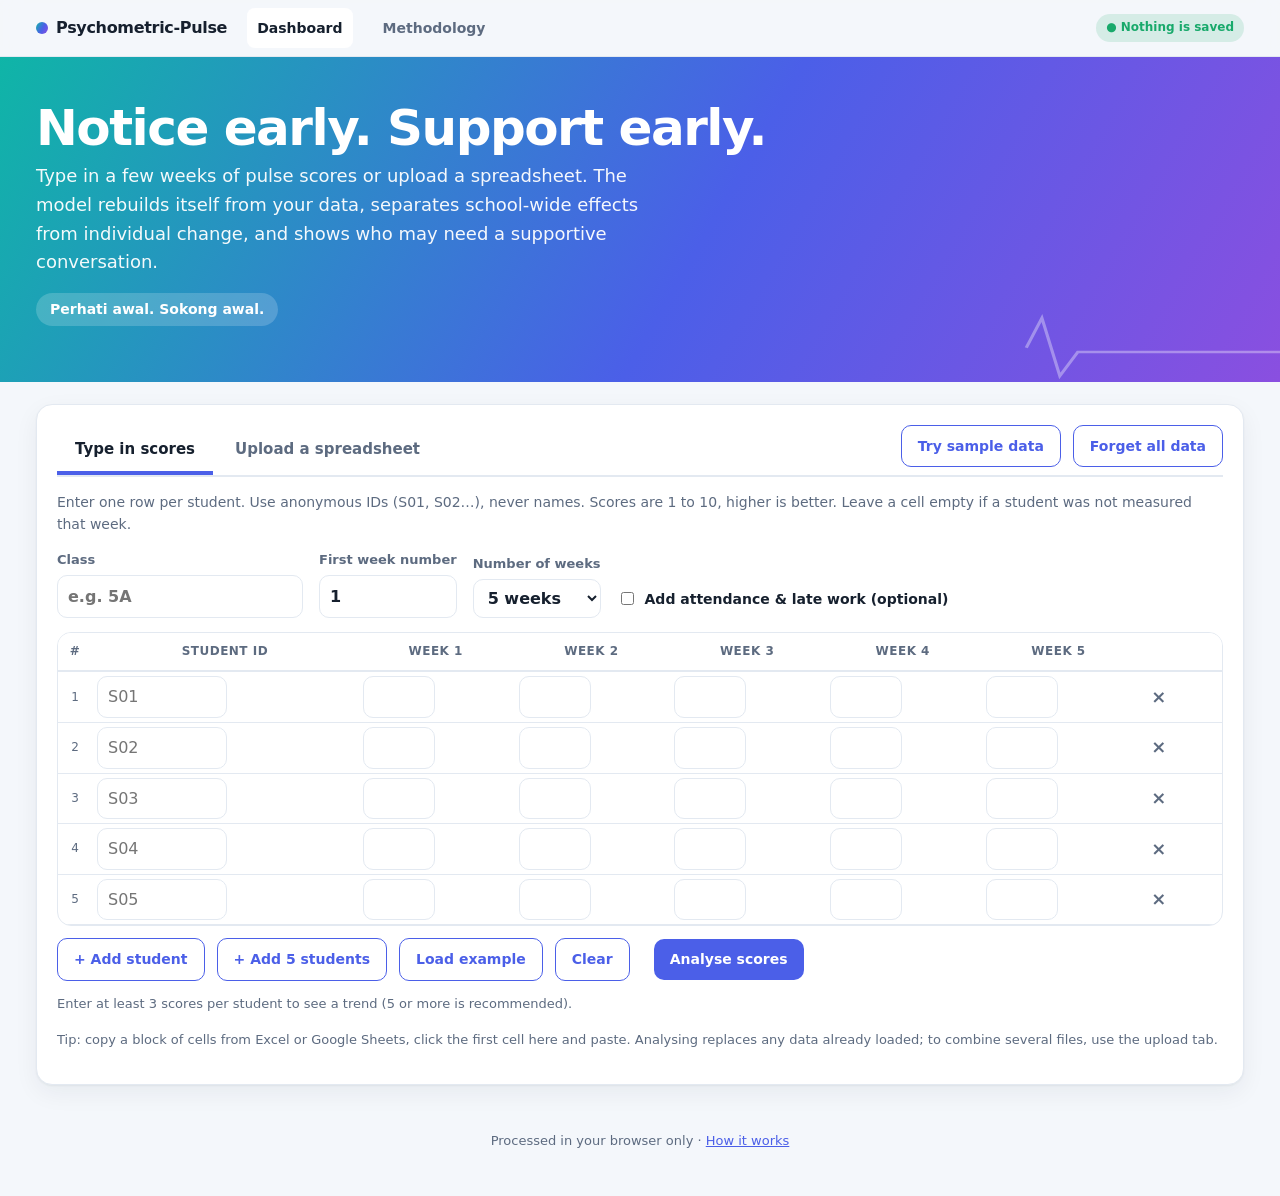
<file: web/index.html>
<!doctype html>
<html lang="en">
<head>
<meta charset="utf-8">
<meta name="viewport" content="width=device-width,initial-scale=1,viewport-fit=cover">
<meta name="theme-color" content="#4b5fe8">
<title>Psychometric-Pulse Dashboard</title>
<link rel="stylesheet" href="style.css">
</head>
<body>
<nav><div class="wrap">
  <a class="brand" href="index.html"><i></i>Psychometric-Pulse</a>
  <a class="l on" href="index.html">Dashboard</a>
  <a class="l" href="methodology.html">Methodology</a>
  <span class="sp"></span><span class="pill">&#9679; Nothing is saved</span>
</div></nav>

<header class="hero"><div class="wrap">
  <h1>Notice early. Support early.</h1>
  <p class="hero-long">Type in a few weeks of pulse scores or upload a spreadsheet. The model rebuilds itself from your data, separates school-wide effects from individual change, and shows who may need a supportive conversation.</p>
  <span class="tag">Perhati awal. Sokong awal.</span>
</div></header>

<main class="wrap" style="padding-top:22px">
<div class="card" id="start">
  <div class="row tabbar">
    <div role="tablist" aria-label="How to add data" class="tabs">
      <button role="tab" id="tab1" aria-selected="true" aria-controls="p1">Type in scores</button>
      <button role="tab" id="tab2" aria-selected="false" aria-controls="p2" tabindex="-1">Upload a spreadsheet</button>
    </div>
    <span class="sp"></span>
    <button class="alt" id="sample">Try sample data</button>
    <button class="alt" id="forget" hidden>Forget all data</button>
  </div>

  <!-- Tab 1: form -->
  <div id="p1" role="tabpanel" aria-labelledby="tab1">
    <p class="sub">Enter one row per student. Use anonymous IDs (S01, S02&hellip;), never names. Scores are 1 to 10, higher is better. Leave a cell empty if a student was not measured that week.</p>
    <div class="formrow">
      <label>Class <input id="f_class" placeholder="e.g. 5A" maxlength="20" autocomplete="off"></label>
      <label>First week number <input id="f_start" type="number" min="1" max="60" value="1"></label>
      <label>Number of weeks <select id="f_weeks"></select></label>
      <label class="chk"><input type="checkbox" id="f_extra"> Add attendance &amp; late work (optional)</label>
    </div>
    <div class="tbl gridwrap"><table id="grid"><thead id="ghead"></thead><tbody id="gbody"></tbody></table></div>
    <div class="row actions" style="margin-top:12px">
      <button class="alt" id="g_add">+ Add student</button>
      <button class="alt" id="g_add5">+ Add 5 students</button>
      <button class="alt" id="g_example">Load example</button>
      <button class="alt" id="g_clear">Clear</button>
      <span class="sp"></span>
      <button id="g_go">Analyse scores</button>
    </div>
    <p id="fhint" class="note" role="status"></p>
    <p id="fmsg" class="err" role="alert"></p>
    <p class="note">Tip: copy a block of cells from Excel or Google Sheets, click the first cell here and paste. Analysing replaces any data already loaded; to combine several files, use the upload tab.</p>
  </div>

  <!-- Tab 2: templates + upload -->
  <div id="p2" role="tabpanel" aria-labelledby="tab2" hidden>
    <div class="grid g3">
      <div class="step3"><span class="n">1</span><h3>Download a template</h3>
        <p class="sub">Excel is easiest. It has a Read me, a Scores sheet with input checks, optional Attendance and Late work sheets, and a worked example.</p>
        <div class="stack">
          <a class="btn" href="templates/psychometric-pulse-template.xlsx" download>Excel template (.xlsx)</a>
          <a class="btn alt" href="templates/psychometric-pulse-template.csv" download>CSV template (.csv)</a>
        </div></div>
      <div class="step3"><span class="n">2</span><h3>Fill it in</h3>
        <p class="sub">One row per student: anonymous ID, class, then a score under each Week column. Empty = not measured. Start at another week by renaming the headings (Week 5, Week 6&hellip;).</p>
        <p class="note">Need weekly attendance, events or follow-up? Use the <a href="templates/psychometric-pulse-advanced.xlsx" download>advanced .xlsx</a> or <a href="templates/psychometric-pulse-advanced.csv" download>.csv</a> (one row per student per week).</p></div>
      <div class="step3"><span class="n">3</span><h3>Upload it back</h3>
        <div class="drop" id="drop">
          <b>Choose or drop your .xlsx or .csv file</b>
          <p class="note" style="margin:4px 0 12px">Several files at once is fine. Everything stays in this tab's memory.</p>
          <label class="btn" for="file" tabindex="0">Choose file(s)</label>
          <input type="file" id="file" accept=".xlsx,.csv" multiple hidden>
        </div></div>
    </div>
  </div>
  <p id="msg" class="note" role="status"></p>
</div>

<div id="out" hidden>
  <div class="card fade" id="modelcard">
    <h2>The model, rebuilt just now</h2>
    <p class="sub" id="modelsub"></p>
    <div class="grid g2">
      <div>
        <label>Confidence in this school's own data <span id="confpct"></span></label>
        <div class="meter" style="margin:6px 0 4px"><i id="conf" style="width:0"></i></div>
        <p class="note">Small uploads stay close to the built-in defaults. As more rows arrive, the thresholds adapt to this school's noise level and attendance pattern.</p>
      </div>
      <div class="tbl"><table><thead><tr><th>Setting</th><th>Default</th><th>Rebuilt</th></tr></thead><tbody id="params"></tbody></table></div>
    </div>
  </div>

  <div class="card fade" id="ready"></div>

  <div class="tiles fade" id="tiles"></div>

  <div class="card fade" style="margin-top:18px">
    <h2>School trend: raw vs environment-adjusted</h2>
    <p class="sub">If the two lines separate, something school-wide moved scores, not individual students.</p>
    <svg id="trend" viewBox="0 0 900 260" role="img" aria-label="Weekly median score, raw and adjusted"></svg>
    <p class="note" id="trendnote"></p>
  </div>

  <div class="card fade">
    <h2>Students to follow up</h2>
    <div class="row" style="margin:8px 0">
      <label>Show <select id="flt"><option value="2">Orange + Red</option><option value="1">Yellow and above</option><option value="0">Everyone</option></select></label>
      <label>Class <select id="cls"><option value="">All</option></select></label>
    </div>
    <div class="tbl"><table class="stack students"><thead><tr><th>Student</th><th>Class</th><th>Level</th><th>Latest</th><th>Adjusted</th><th>Why</th><th>Outlook</th><th>Follow-up</th></tr></thead><tbody id="rows"></tbody></table></div>
    <p class="note">Alerts prompt a private, supportive conversation. They are not a diagnosis and must never be used to label a student. Click or tap a student for their history and forecast.</p>
  </div>

  <div class="card fade" id="detail" hidden>
    <h2 id="dtitle"></h2>
    <p class="sub" id="dsub"></p>
    <svg id="spark" viewBox="0 0 900 260" role="img" aria-label="Student score history with forecast"></svg>
    <p class="note">The shaded band is an approximate 80% range from a straight-line projection of the last few screenings. It is indicative only and gets wider the further ahead it looks.</p>
  </div>
</div>
</main>
<footer>Processed in your browser only &middot; <a href="methodology.html">How it works</a></footer>

<script src="ecg.js"></script>
<script src="detect.js"></script>
<script src="xlsx.js"></script>
<script src="dashboard.js"></script>
<script src="form.js"></script>
</body>
</html>
</file>
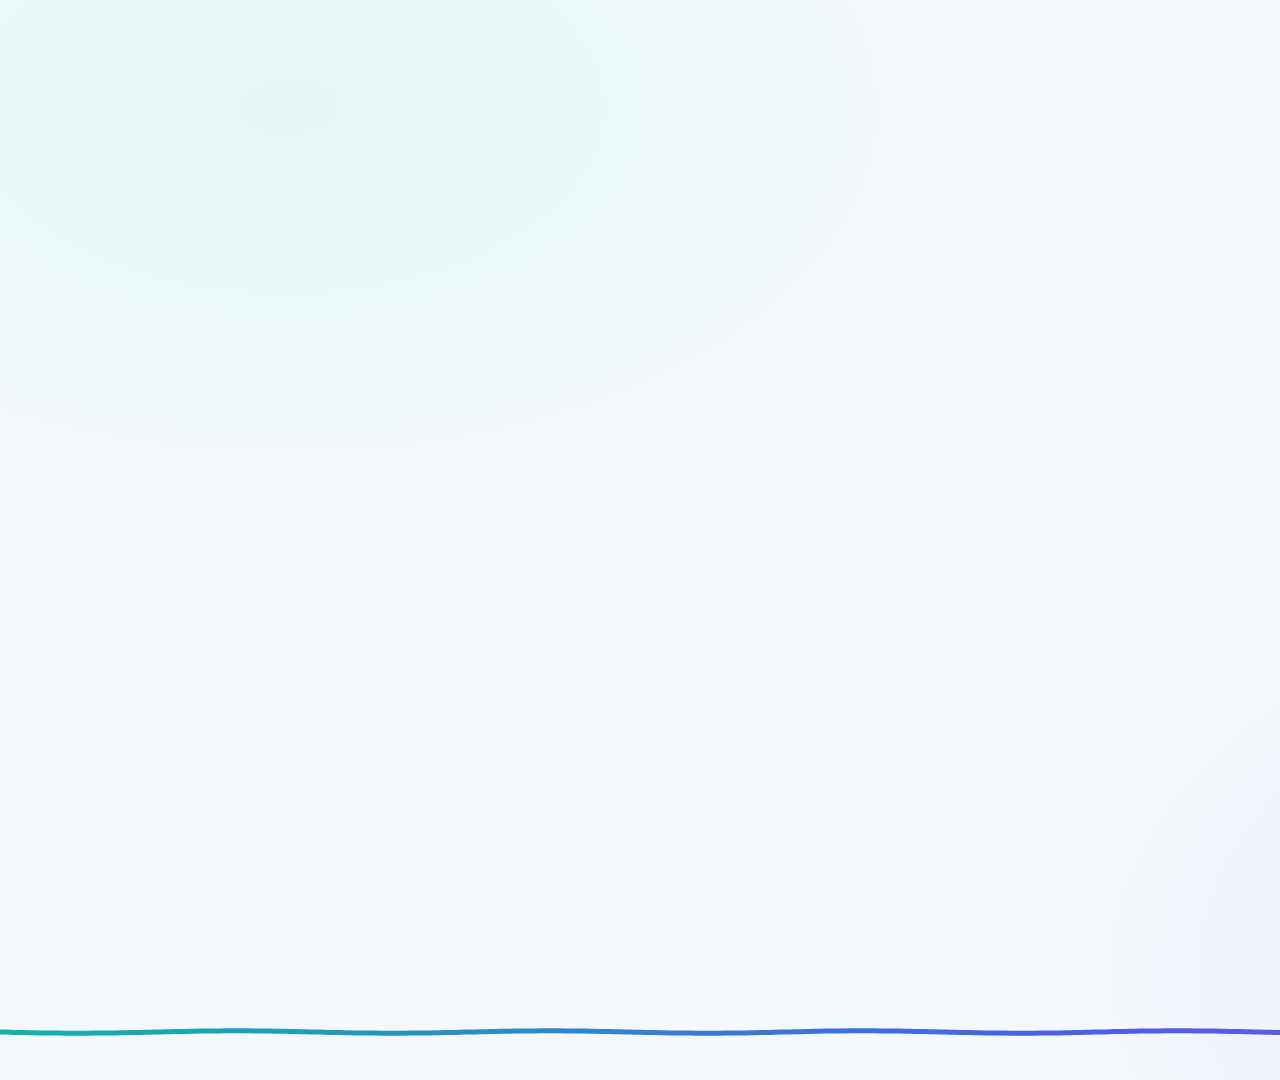
<file: video/scenes.html>
<!doctype html>
<html><head><meta charset="utf-8"><title>Psychometric-Pulse video</title>
<style>
:root{--bg:#f4f7fb;--ink:#16202e;--mute:#5d6b80;--line:#e3e9f1;--teal:#0fb5a7;--indigo:#4b5fe8;--violet:#8a4fe0;--coral:#ff6b6b;--sun:#ffb830;--red:#e5484d;--orange:#f08a1c;--yellow:#e2b714;--green:#18a96b;--grad:linear-gradient(120deg,#0fb5a7 0%,#4b5fe8 55%,#8a4fe0 100%)}
*{box-sizing:border-box;margin:0;padding:0}
html,body{width:1920px;height:1080px;overflow:hidden;background:var(--bg);font-family:Inter,"Segoe UI",system-ui,sans-serif;color:var(--ink)}
#stage{position:relative;width:1920px;height:1080px;overflow:hidden;background:radial-gradient(1200px 700px at 15% 10%,#e4f7f5 0%,transparent 60%),radial-gradient(1100px 700px at 90% 90%,#e8e6fb 0%,transparent 60%),var(--bg)}
.scene{position:absolute;inset:0;opacity:0}
.abs{position:absolute}
.card{position:absolute;background:#fff;border:2px solid var(--line);border-radius:28px;box-shadow:0 2px 4px rgba(22,32,46,.05),0 20px 50px rgba(22,32,46,.09)}
.grad-text{background:var(--grad);-webkit-background-clip:text;background-clip:text;color:transparent}
.h1{font-weight:800;letter-spacing:-.035em;line-height:1.05}
.chip{position:absolute;padding:16px 30px;border-radius:99px;font-weight:700;font-size:36px;white-space:nowrap;color:#fff}
.pill{position:absolute;padding:8px 22px;border-radius:99px;font-weight:700;font-size:26px;white-space:nowrap}
svg{position:absolute;overflow:visible}
#cap{position:absolute;left:50%;top:845px;transform:translateX(-50%);width:max-content;max-width:1500px;text-align:center;font-size:40px;font-weight:600;line-height:1.3;padding:14px 34px;border-radius:26px;background:rgba(255,255,255,.88);box-shadow:0 8px 30px rgba(22,32,46,.1);opacity:0}
#brand{position:absolute;left:64px;top:46px;display:flex;align-items:center;gap:16px;font-weight:800;font-size:34px;letter-spacing:-.02em;opacity:0}
#brand i{width:26px;height:26px;border-radius:50%;background:var(--grad);display:block}
#proto{position:absolute;right:56px;top:52px;font-size:24px;font-weight:700;color:var(--mute);background:rgba(255,255,255,.9);border:2px solid var(--line);padding:8px 22px;border-radius:99px;opacity:0}
#ecg{position:absolute;left:0;top:950px;width:1920px;height:130px;pointer-events:none}
</style></head><body>
<div id="stage">
  <div id="brand"><i></i>Psychometric-Pulse</div>
  <div id="proto">Prototype &middot; simulated data</div>

  <!-- S1 -->
  <section class="scene" id="s1">
    <div class="abs h1 grad-text" id="t1" style="left:0;width:1920px;top:150px;text-align:center;font-size:140px">Once a Year Isn't Enough.</div>
    <div class="abs" id="t1b" style="left:0;width:1920px;top:330px;text-align:center;font-size:50px;font-weight:600;color:var(--mute);font-style:italic">Setahun Sekali Tak Cukup.</div>
    <div id="months"></div>
    <div class="pill" id="testpill" style="background:var(--coral);color:#fff;font-size:30px">Psychometric test</div>
    <div class="abs" id="ring" style="width:150px;height:150px;border:8px solid var(--coral);border-radius:50%"></div>
  </section>

  <!-- S2 -->
  <section class="scene" id="s2">
    <div class="abs" id="t2" style="left:0;width:1920px;top:130px;text-align:center;font-size:58px;font-weight:800;letter-spacing:-.02em">What happens <span class="grad-text">between</span> the checks?</div>
    <svg id="s2svg" style="left:0;top:0" width="1920" height="1080"></svg>
    <div class="abs" id="q2" style="font-size:150px;font-weight:800;color:var(--coral);left:930px;top:420px">?</div>
  </section>

  <!-- S3 -->
  <section class="scene" id="s3">
    <svg id="s3svg" style="left:0;top:0" width="1920" height="1080"></svg>
    <div class="card" id="phone" style="left:300px;top:235px;width:420px;height:520px;border-radius:44px;padding:0;overflow:hidden">
      <div style="height:70px;background:var(--grad);color:#fff;font-weight:800;font-size:32px;display:flex;align-items:center;justify-content:center">Weekly pulse</div>
      <div id="qs" style="padding:14px 26px"></div>
    </div>
    <div class="pill" id="s3chip" style="left:300px;top:772px;width:420px;text-align:center;background:var(--teal);color:#fff;font-size:28px">5 questions &middot; 2 minutes</div>
    <div class="card" id="stat" style="left:900px;top:250px;width:800px;height:500px;padding:36px 44px">
      <div style="font-size:30px;font-weight:700;color:var(--mute)">In simulation &middot; found before the crisis point</div>
      <div style="margin-top:50px;font-size:34px;font-weight:700">Weekly check-ins</div>
      <div style="height:46px;background:var(--line);border-radius:99px;margin-top:10px;overflow:hidden;position:relative"><div id="bw" style="height:100%;width:0;background:var(--grad);border-radius:99px"></div><span id="bwv" style="position:absolute;right:20px;top:3px;font-weight:800;font-size:30px;color:#fff"></span></div>
      <div style="margin-top:44px;font-size:34px;font-weight:700">Once-a-term check-ins</div>
      <div style="height:46px;background:var(--line);border-radius:99px;margin-top:10px;overflow:hidden;position:relative"><div id="bt" style="height:100%;width:0;background:var(--coral);border-radius:99px"></div><span id="btv" style="position:absolute;left:12px;top:3px;font-weight:800;font-size:30px;color:var(--ink)"></span></div>
      <div style="margin-top:50px;font-size:24px;color:var(--mute)">Synthetic data. 30 simulated schools, 120 students each.</div>
    </div>
  </section>

  <!-- S4 -->
  <section class="scene" id="s4">
    <svg id="s4svg" style="left:0;top:0" width="1920" height="1080"></svg>
    <div class="chip" id="c_tt" style="left:260px;top:215px;background:var(--indigo)">Teacher transfer</div>
    <div class="chip" id="c_ex" style="left:640px;top:215px;background:var(--violet)">Exam week</div>
    <div class="abs" id="cl_t" style="left:1000px;top:200px;font-size:34px;font-weight:700;color:var(--mute)">Class average</div>
  </section>

  <!-- S5 -->
  <section class="scene" id="s5">
    <div class="card" id="s5L" style="left:110px;top:170px;width:800px;height:600px"></div>
    <div class="card" id="s5R" style="left:1010px;top:170px;width:800px;height:600px"></div>
    <svg id="s5svg" style="left:0;top:0" width="1920" height="1080"></svg>
  </section>

  <!-- S6 -->
  <section class="scene" id="s6">
    <div class="chip" id="k1" style="left:150px;top:190px;background:var(--indigo)">Low score</div>
    <div class="chip" id="k2" style="left:150px;top:310px;background:var(--indigo)">3-week decline</div>
    <div class="chip" id="k3" style="left:150px;top:430px;background:var(--indigo)">Sharp drop vs own baseline</div>
    <div class="chip" id="k4" style="left:150px;top:590px;background:var(--teal)">Attendance</div>
    <div class="chip" id="k5" style="left:520px;top:590px;background:var(--teal)">Late work</div>
    <svg id="s6svg" style="left:0;top:0" width="1920" height="1080"></svg>
    <div id="lv"></div>
  </section>

  <!-- S7 -->
  <section class="scene" id="s7">
    <div class="card" id="win" style="left:150px;top:120px;width:1620px;height:700px;overflow:hidden;padding:0">
      <div style="height:62px;background:#eef2f8;border-bottom:2px solid var(--line);display:flex;align-items:center;padding:0 24px;gap:12px">
        <i style="width:16px;height:16px;border-radius:50%;background:#ff6b6b;display:block"></i><i style="width:16px;height:16px;border-radius:50%;background:#ffb830;display:block"></i><i style="width:16px;height:16px;border-radius:50%;background:#18a96b;display:block"></i>
        <div style="margin-left:30px;background:#fff;border:2px solid var(--line);border-radius:99px;padding:4px 26px;font-size:24px;color:var(--mute);font-weight:600">&#128274; psycho-pulse.vercel.app</div>
      </div>
      <div id="shotA" style="position:absolute;left:50px;top:90px;width:1520px"><img src="assets/tiles.png" style="width:1520px;display:block;border-radius:14px"><img src="assets/table_top.png" style="width:1520px;display:block;margin-top:18px;border-radius:14px"></div>
      <img id="shotB" src="assets/forecast.png" style="position:absolute;left:50px;top:100px;width:1520px;border-radius:14px">
    </div>
    <div class="pill" id="s7tip" style="background:var(--red);color:#fff;font-size:34px;padding:14px 30px">Outlook: floor in ~1 week</div>
    <div class="pill" id="s7note" style="background:var(--violet);color:#fff;font-size:30px;padding:12px 28px">Forecast &middot; indicative, not a diagnosis</div>
  </section>

  <!-- S8 -->
  <section class="scene" id="s8">
    <div class="card" id="qe" style="left:130px;top:170px;width:850px;height:560px;padding:34px 40px">
      <div style="font-size:34px;font-weight:800">Type in a few scores</div>
      <div style="font-size:24px;color:var(--mute);margin-top:6px">One student per line, scores for week 1, 2, 3&hellip;</div>
      <pre id="typed" style="margin-top:22px;font:600 31px/1.7 ui-monospace,Menlo,Consolas,monospace;color:var(--ink);height:300px"></pre>
      <div class="pill" id="btn" style="left:40px;top:470px;background:var(--indigo);color:#fff;font-size:30px;padding:12px 34px">Analyse these scores</div>
    </div>
    <div class="card" id="rd" style="left:1060px;top:170px;width:730px;height:560px;padding:34px 40px">
      <div style="font-size:34px;font-weight:800">How much can you trust this?</div>
      <div id="tier" class="pill" style="left:40px;top:100px;background:var(--teal);color:#fff;font-size:30px">Usable</div>
      <div id="steps" style="position:absolute;left:40px;top:190px;width:650px;display:flex;gap:12px"></div>
      <div style="position:absolute;left:40px;top:250px;width:650px;font-size:27px;font-weight:600;color:var(--mute);line-height:1.45">3 screenings: absolute minimum<br><b style="color:var(--ink)">5 screenings: recommended minimum</b><br>8+ screenings: reliable</div>
      <div style="position:absolute;left:40px;top:440px;width:650px;font-size:25px;color:var(--mute)">Best with 10+ students per class (6 is the minimum).</div>
    </div>
  </section>

  <!-- S9 -->
  <section class="scene" id="s9">
    <div class="abs" id="t9" style="left:0;width:1920px;top:120px;text-align:center;font-size:76px;font-weight:800;letter-spacing:-.03em">Rebuilt, <span class="grad-text">not stored.</span></div>
    <svg id="s9svg" style="left:0;top:0" width="1920" height="1080"></svg>
    <div class="chip" id="n1" style="left:1170px;top:330px;background:var(--teal)">No cookies</div>
    <div class="chip" id="n2" style="left:1170px;top:450px;background:var(--indigo)">No storage</div>
    <div class="chip" id="n3" style="left:1170px;top:570px;background:var(--violet)">No data sent</div>
  </section>

  <!-- S10 -->
  <section class="scene" id="s10">
    <div class="abs" id="glow" style="left:560px;top:120px;width:800px;height:800px;border-radius:50%;background:radial-gradient(circle,rgba(255,184,48,.55) 0%,rgba(255,184,48,0) 68%)"></div>
    <svg id="s10svg" style="left:0;top:0" width="1920" height="1080"></svg>
    <div id="wipe" class="abs" style="left:960px;top:540px;width:10px;height:10px;border-radius:50%;background:var(--grad);transform:translate(-50%,-50%)"></div>
    <div id="endc" class="abs" style="left:0;top:0;width:1920px;height:1080px;color:#fff;text-align:center;opacity:0">
      <div style="position:absolute;top:220px;width:100%;display:flex;justify-content:center"><i id="logo" style="display:block;width:96px;height:96px;border-radius:50%;background:#fff"></i></div>
      <div class="h1" style="position:absolute;top:350px;width:100%;font-size:132px">Psychometric-Pulse</div>
      <div style="position:absolute;top:510px;width:100%;font-size:64px;font-weight:700">Notice early. Support early.</div>
      <div style="position:absolute;top:600px;width:100%;font-size:46px;font-weight:500;font-style:italic;opacity:.92">Perhati awal. Sokong awal.</div>
      <div id="url" style="position:absolute;top:720px;left:50%;transform:translateX(-50%);background:#fff;color:var(--indigo);font-weight:800;font-size:42px;padding:16px 46px;border-radius:99px;box-shadow:0 14px 40px rgba(0,0,0,.2)">psycho-pulse.vercel.app</div>
      <div style="position:absolute;top:850px;width:100%;font-size:26px;opacity:.9">Prototype built on simulated data &middot; supports counsellors, never labels students</div>
    </div>
  </section>

  <svg id="ecg" viewBox="0 0 1920 130"><defs><linearGradient id="eg" x1="0" x2="1"><stop offset="0" stop-color="#0fb5a7"/><stop offset=".55" stop-color="#4b5fe8"/><stop offset="1" stop-color="#8a4fe0"/></linearGradient></defs><polyline id="ecgl" fill="none" stroke="url(#eg)" stroke-width="5" stroke-linejoin="round" stroke-linecap="round"/></svg>
  <div id="cap"></div>
</div>
<script src="timeline.js"></script>
<script>
const TL=window.TL,$=id=>document.getElementById(id);
const clamp=(x,a=0,b=1)=>Math.min(b,Math.max(a,x));
const P=(t,a,b)=>clamp((t-a)/(b-a));
const E={out:x=>1-Math.pow(1-x,3),io:x=>x<.5?4*x*x*x:1-Math.pow(-2*x+2,3)/2,back:x=>{const c=1.70158;return 1+(c+1)*Math.pow(x-1,3)+c*Math.pow(x-1,2)},lin:x=>x};
const T=(el,o=1,x=0,y=0,s=1,r=0)=>{el.style.opacity=o;el.style.transform=`translate(${x}px,${y}px) scale(${s}) rotate(${r}deg)`};
const pop=(t,a,d=.45)=>E.back(P(t,a,a+d)); // 0..1 with overshoot
const NS='http://www.w3.org/2000/svg';
const svgEl=(p,tag,at)=>{const e=document.createElementNS(NS,tag);for(const k in at)e.setAttribute(k,at[k]);p.appendChild(e);return e};
const path=pts=>pts.map((p,i)=>(i?'L':'M')+p[0].toFixed(1)+' '+p[1].toFixed(1)).join(' ');
const COL={teal:'#0fb5a7',indigo:'#4b5fe8',violet:'#8a4fe0',coral:'#ff6b6b',mute:'#5d6b80',line:'#e3e9f1',red:'#e5484d',orange:'#f08a1c',yellow:'#e2b714',green:'#18a96b',slate:'#9aa8c2'};
/* draw a polyline progressively: returns pts up to fraction f (interpolated) */
function part(pts,f){if(f<=0)return [];if(f>=1)return pts;const n=(pts.length-1)*f,i=Math.floor(n),r=n-i;const o=pts.slice(0,i+1);if(i<pts.length-1)o.push([pts[i][0]+(pts[i+1][0]-pts[i][0])*r,pts[i][1]+(pts[i+1][1]-pts[i][1])*r]);return o}
/* ---------- init static parts ---------- */
const MONTHS=['Jan','Feb','Mar','Apr','May','Jun','Jul','Aug','Sep','Oct','Nov','Dec'];
const mEls=MONTHS.map((m,i)=>{const d=document.createElement('div');d.className='card';d.style.cssText=`left:${130+i*140}px;top:520px;width:120px;height:120px;border-radius:24px;display:flex;align-items:center;justify-content:center;font-size:34px;font-weight:800;color:${COL.mute}`;d.textContent=m;$('months').appendChild(d);return d});
const qs=['Mood','Sleep','Stress','Belonging','Pressure'];
const qdots=qs.map((q,i)=>{const row=document.createElement('div');row.style.cssText='margin:0 0 12px;';row.innerHTML=`<div style="font-weight:700;font-size:25px;margin-bottom:5px">${q}</div><div style="display:flex;gap:12px">${[0,1,2,3,4].map(()=>'<i style="display:block;width:42px;height:42px;border-radius:50%;border:3px solid #cfd8e6;background:#fff"></i>').join('')}</div>`;$('qs').appendChild(row);return [...row.querySelectorAll('i')]});
const stepsEl=[0,1,2,3].map(i=>{const d=document.createElement('i');d.style.cssText='display:block;flex:1;height:22px;border-radius:99px;background:#e3e9f1';$('steps').appendChild(d);return d});
const LV=[['Green','no signal',COL.green],['Yellow','mild one-step drop',COL.yellow],['Orange','a signal fires',COL.orange],['Red','signal + attendance / late work',COL.red]];
const lvEls=LV.map((l,i)=>{const d=document.createElement('div');d.style.cssText=`position:absolute;left:1000px;top:${210+i*130}px;width:700px;height:104px;border-radius:26px;background:${l[2]};color:#fff;padding:14px 34px;box-shadow:0 14px 34px rgba(22,32,46,.14)`;d.innerHTML=`<div style="font-size:40px;font-weight:800">${l[0]}</div><div style="font-size:26px;font-weight:600;opacity:.95;margin-top:-2px">${l[1]}</div>`;$('lv').appendChild(d);return d});
const SC=TL.scenes,S=id=>SC[id-1];
const STAT={weekly:.99,termly:.17};   // frozen from data/evaluation.csv (before_crisis)
/* ---------- ECG ---------- */
const BEATS=TL.beats;
const qrs=dt=>0.13*Math.exp(-Math.pow((dt+.16)/.045,2))-0.14*Math.exp(-Math.pow((dt+.04)/.016,2))+1.0*Math.exp(-Math.pow(dt/.02,2))-0.32*Math.exp(-Math.pow((dt-.045)/.022,2))+0.26*Math.exp(-Math.pow((dt-.26)/.07,2));
function ecg(t,amp){
  const W=1920,v=300,pts=[];
  for(let x=0;x<=W;x+=5){const tau=t-(W-x)/v;let a=0;for(const b of BEATS){const d=tau-b;if(d>-.4&&d<.6)a+=qrs(d)}
    // slight baseline wobble so the flat line is alive
    pts.push(x.toFixed(0)+','+(82-(a*amp)+Math.sin(x*.02+t*2)*1.2).toFixed(1))}
  $('ecgl').setAttribute('points',pts.join(' '));
}
/* ---------- scenes ---------- */
function sc1(t){
  const a=pop(t,.1,.9);T($('t1'),clamp(t/.6),0,(1-E.out(P(t,0,.9)))*40,.9+.1*a);
  T($('t1b'),P(t,1.0,1.7),0,(1-E.out(P(t,1,1.7)))*20);
  mEls.forEach((d,i)=>{const p=pop(t,1.6+i*.07,.5);const dim=i===6?1:1-.55*P(t,3.0,3.6);T(d,clamp(p*1.5)*dim,0,0,.6+.4*p)});
  const r=pop(t,3.1,.6);T($('ring'),clamp(r*2),0,0,.4+.6*r);$('ring').style.left=(130+6*140-15)+'px';$('ring').style.top='505px';
  T($('testpill'),clamp(pop(t,3.5,.5)*2),0,0,.7+.3*pop(t,3.5,.5));$('testpill').style.left=(130+6*140-90)+'px';$('testpill').style.top='430px';
  const sh=$('t1');if(t>S(1).dur-.8)sh.style.opacity=1;
}
function sc2(t){
  const svg=$('s2svg');svg.innerHTML='';
  T($('t2'),P(t,0,.6),0,(1-E.out(P(t,0,.6)))*20);
  const X0=240,X1=1680,Y0=250,Y1=760,xm=m=>X0+(m/12)*(X1-X0),ys=v=>Y1-(v-3)/(10-3)*(Y1-Y0);
  for(const v of [4,6,8,10])svgEl(svg,'line',{x1:X0,x2:X1,y1:ys(v),y2:ys(v),stroke:COL.line,'stroke-width':2});
  MONTHS.forEach((m,i)=>svgEl(svg,'text',{x:xm(i+.5),y:Y1+50,'text-anchor':'middle','font-size':26,'font-weight':700,fill:COL.mute}).textContent=m);
  // unseen zone between the two tests
  const z=P(t,.6,1.4);
  svgEl(svg,'rect',{x:xm(1),y:Y0-20,width:(xm(11)-xm(1))*E.out(z),height:Y1-Y0+40,fill:'#ff6b6b','fill-opacity':.09,rx:24});
  svgEl(svg,'text',{x:(xm(1)+xm(11))/2,y:Y0+10,'text-anchor':'middle','font-size':34,'font-weight':800,fill:COL.coral,opacity:z}).textContent='unseen';
  [[1,'Test'],[11,'Test']].forEach(([m,l])=>{const p=pop(t,.5+(m>5?.5:0),.5);
    svgEl(svg,'line',{x1:xm(m),x2:xm(m),y1:Y0-20,y2:Y1+20,stroke:COL.coral,'stroke-width':4,'stroke-dasharray':'12 10',opacity:p});
    svgEl(svg,'text',{x:xm(m),y:Y0-40,'text-anchor':'middle','font-size':34,'font-weight':800,fill:COL.coral,opacity:p}).textContent=l});
  const N=48,pts=[];for(let i=0;i<=N;i++){const m=i/N*12;const v=7.7-0.12*m-0.035*m*m*(m/12)*1.2-0.0*m+Math.sin(m*3.1)*.12;pts.push([xm(m),ys(v)])}
  const f=E.io(P(t,1.2,5.6));const pp=part(pts,f);
  svgEl(svg,'path',{d:path(pp),fill:'none',stroke:COL.indigo,'stroke-width':8,'stroke-linecap':'round','stroke-linejoin':'round'});
  if(pp.length){const e=pp[pp.length-1];svgEl(svg,'circle',{cx:e[0],cy:e[1],r:13,fill:COL.indigo})}
  // two measured dots
  [1,11].forEach(m=>{const i=Math.round(m/12*N);if(f>=i/N)svgEl(svg,'circle',{cx:pts[i][0],cy:pts[i][1],r:16,fill:'#fff',stroke:COL.indigo,'stroke-width':7})});
  const q=pop(t,4.0,.6);T($('q2'),clamp(q*1.6),0,(1-q)*30,.3+.7*q,(1-q)*-20);$('q2').style.left=(xm(6)-45)+'px';$('q2').style.top=(ys(5.4)-210)+'px';
}
function sc3(t){
  const svg=$('s3svg');svg.innerHTML='';
  // 40 weekly ticks
  for(let i=0;i<40;i++){const p=pop(t,.3+i*.045,.35);svgEl(svg,'rect',{x:160+i*40.5,y:170,width:24,height:44,rx:8,fill:i%4===0?COL.indigo:COL.teal,opacity:clamp(p*1.5),transform:`translate(0 ${(1-p)*-30})`})}
  svgEl(svg,'text',{x:160,y:160,'font-size':28,'font-weight':700,fill:COL.mute,opacity:P(t,1,1.8)}).textContent='40 weeks, 40 chances to notice';
  T($('phone'),P(t,1.2,1.9),0,(1-E.out(P(t,1.2,1.9)))*80);
  T($('s3chip'),P(t,3.8,4.4),0,0);
  qdots.forEach((row,qi)=>{const start=2.2+qi*.5,pr=pop(t,start,.3);const pick=[3,2,1,3,2][qi];
    row.forEach((d,di)=>{const on=di<=pick&&t>=start;const sel=di===pick&&t>=start;
      d.style.background=sel?'#4b5fe8':(on?'#dfe5fb':'#fff');d.style.borderColor=on?'#4b5fe8':'#cfd8e6';d.style.transform=sel?`scale(${1+.25*(1-P(t,start,start+.3))})`:'scale(1)'})});
  const sp=E.out(P(t,5.6,6.4));T($('stat'),sp,(1-sp)*80,0);
  const w=E.out(P(t,6.4,7.6)),tm=E.out(P(t,7.4,8.4));
  $('bw').style.width=(w*STAT.weekly*100)+'%';$('bwv').textContent=w>.2?Math.round(w*STAT.weekly*100)+'%':'';
  $('bt').style.width=(tm*STAT.termly*100)+'%';$('btv').textContent=tm>.05?Math.round(tm*STAT.termly*100)+'%':'';
  $('btv').style.left=(Math.max(10,tm*STAT.termly*712)+16)+'px';
}
function sc4(t){
  const svg=$('s4svg');svg.innerHTML='';
  const drop=E.out(P(t,3.0,4.2)),ex=E.out(P(t,5.0,5.8));
  // students grid
  for(let r=0;r<5;r++)for(let c=0;c<6;c++){const i=r*6+c,p=pop(t,.3+i*.03,.4);
    const dy=drop*(10+((i*7)%5)*3)+ex*8;const col=drop>.5?COL.slate:(i%3?COL.teal:COL.indigo);
    svgEl(svg,'circle',{cx:300+c*88,cy:380+r*88+dy,r:30*p,fill:col,opacity:drop>.01?1-.15*drop:1});
    svgEl(svg,'circle',{cx:300+c*88-9,cy:380+r*88+dy-4,r:3.6*p,fill:'#fff'});svgEl(svg,'circle',{cx:300+c*88+9,cy:380+r*88+dy-4,r:3.6*p,fill:'#fff'});
    svgEl(svg,'path',{d:`M${300+c*88-9} ${380+r*88+dy+8} q9 ${drop>.5?-6:9} 18 0`,stroke:'#fff','stroke-width':3.5,fill:'none','stroke-linecap':'round',opacity:p})}
  // teacher
  const tin=pop(t,.8,.6),leave=E.io(P(t,1.9,3.4));const tx=150-leave*420,to=clamp(tin*1.5)*(1-P(t,2.8,3.4));
  const g=svgEl(svg,'g',{opacity:to,transform:`translate(${tx} 560)`});
  svgEl(g,'circle',{cx:0,cy:0,r:48,fill:COL.violet});svgEl(g,'rect',{x:-58,y:-84,width:116,height:14,rx:4,fill:'#16202e'});svgEl(g,'path',{d:'M-34 -84 L0 -112 L34 -84Z',fill:'#16202e'});
  svgEl(g,'circle',{cx:-15,cy:-4,r:5,fill:'#fff'});svgEl(g,'circle',{cx:15,cy:-4,r:5,fill:'#fff'});svgEl(g,'path',{d:'M-14 16 q14 12 28 0',stroke:'#fff','stroke-width':5,fill:'none','stroke-linecap':'round'});
  svgEl(g,'text',{x:0,y:90,'text-anchor':'middle','font-size':26,'font-weight':700,fill:COL.mute}).textContent='Teacher';
  // class chart
  const X0=1000,X1=1740,Y0=290,Y1=730,xm=w=>X0+w/12*(X1-X0),ys=v=>Y1-(v-4)/(8.5-4)*(Y1-Y0);
  for(const v of [5,6,7,8])svgEl(svg,'line',{x1:X0,x2:X1,y1:ys(v),y2:ys(v),stroke:COL.line,'stroke-width':2});
  const pts=[];for(let i=0;i<=48;i++){const w=i/4;let v=7.5+Math.sin(w*2.3)*.06;if(w>=6)v-=1.7*(1-Math.exp(-(w-6)*3));if(w>=9)v-=.0;if(w>=9.2)v-=0.5*(1-Math.exp(-(w-9.2)*4));pts.push([xm(w),ys(v)])}
  const f=E.io(P(t,.8,5.8));svgEl(svg,'path',{d:path(part(pts,f)),fill:'none',stroke:COL.indigo,'stroke-width':8,'stroke-linecap':'round','stroke-linejoin':'round'});
  [[6,'Teacher change'],[9.2,'Exam week']].forEach(([w,l],k)=>{const p=P(t,k?5.0:3.0,k?5.5:3.5);if(p>0){svgEl(svg,'line',{x1:xm(w),x2:xm(w),y1:Y0,y2:Y1,stroke:COL.mute,'stroke-width':3,'stroke-dasharray':'8 8',opacity:p});svgEl(svg,'text',{x:xm(w),y:Y0-14,'text-anchor':'middle','font-size':24,'font-weight':700,fill:COL.mute,opacity:p}).textContent=l}});
  T($('cl_t'),P(t,.6,1.2));T($('c_tt'),clamp(pop(t,3.0,.5)*2),0,0,.7+.3*pop(t,3.0,.5));T($('c_ex'),clamp(pop(t,5.0,.5)*2),0,0,.7+.3*pop(t,5.0,.5));
  $('c_tt').style.top='170px';$('c_ex').style.top='170px';$('c_tt').style.left='170px';$('c_ex').style.left='560px';
}
function sc5(t){
  const svg=$('s5svg');svg.innerHTML='';
  T($('s5L'),P(t,0,.6),0,(1-E.out(P(t,0,.6)))*40);T($('s5R'),P(t,.3,.9),0,(1-E.out(P(t,.3,.9)))*40);
  const box=(x0,title,sub,col)=>{svgEl(svg,'text',{x:x0+40,y:238,'font-size':38,'font-weight':800,fill:'#16202e'}).textContent=title;svgEl(svg,'text',{x:x0+40,y:278,'font-size':25,'font-weight':600,fill:col}).textContent=sub};
  box(110,'Raw scores','the whole class dips',COL.mute);box(1010,'Adjusted for the environment','what is left is the student',COL.indigo);
  const mk=(x0)=>{const X0=x0+60,X1=x0+740,Y0=330,Y1=720;return[w=>X0+(w-1)/11*(X1-X0),v=>Y1-(v-3)/(9-3)*(Y1-Y0),Y0,Y1]};
  const [xl,yl,y0,y1]=mk(110),[xr,yr]=mk(1010);
  for(const[x,y,x0]of[[xl,yl,110],[xr,yr,1010]]){for(const v of[4,6,8])svgEl(svg,'line',{x1:x0+60,x2:x0+740,y1:y(v),y2:y(v),stroke:COL.line,'stroke-width':2})}
  const raw=[],adj=[],stu=[];for(let w=1;w<=12;w+=.25){const dip=w>=6?1.5*Math.exp(-(w-6)/5):0;const base=7.4+Math.sin(w*1.7)*.05;raw.push([xl(w),yl(base-dip)]);adj.push([xr(w),yr(base+Math.sin(w*2.9)*.04)]);
    if(w>=4){const d=Math.min(w-4,8)*.34;stu.push([xr(w),yr(base+.2-d)])}}
  svgEl(svg,'path',{d:path(part(raw,E.io(P(t,.8,3.4)))),fill:'none',stroke:COL.mute,'stroke-width':7,'stroke-dasharray':'16 12','stroke-linecap':'round'});
  svgEl(svg,'path',{d:path(part(adj,E.io(P(t,1.8,4.2)))),fill:'none',stroke:COL.indigo,'stroke-width':8,'stroke-linecap':'round'});
  const mp=P(t,2.2,2.8);if(mp>0)for(const[x]of[[xl],[xr]]){const xx=x(6);svgEl(svg,'line',{x1:xx,x2:xx,y1:330,y2:720,stroke:COL.coral,'stroke-width':3,'stroke-dasharray':'8 8',opacity:mp});}
  const lab=(x,txt)=>svgEl(svg,'text',{x:x(6)+8,y:350,'font-size':24,'font-weight':700,fill:COL.coral,opacity:mp}).textContent=txt;lab(xl,'Teacher change');lab(xr,'Teacher change');
  const sf=E.io(P(t,4.6,7.4)),sp=part(stu,sf);
  if(sp.length>1){svgEl(svg,'path',{d:path(sp),fill:'none',stroke:COL.coral,'stroke-width':9,'stroke-linecap':'round','stroke-linejoin':'round'});
    const e=sp[sp.length-1],gl=pop(t,7.2,.6);svgEl(svg,'circle',{cx:e[0],cy:e[1],r:(16+30*gl*(.5+.5*Math.sin(t*7)))*(sf>.98?1:.4),fill:COL.coral,'fill-opacity':.22});svgEl(svg,'circle',{cx:e[0],cy:e[1],r:15,fill:COL.coral});
    const lp=P(t,6.8,7.6);svgEl(svg,'circle',{cx:1070,cy:742,r:11,fill:COL.coral,opacity:lp});svgEl(svg,'text',{x:1095,y:752,'font-size':30,'font-weight':800,fill:COL.coral,opacity:lp}).textContent='S01 may need support'}
}
function sc6(t){
  const ks=['k1','k2','k3','k4','k5'],tms=[1.8,3.0,4.2,5.4,5.9];
  ks.forEach((k,i)=>{const p=pop(t,tms[i]-.1,.45);T($(k),clamp(p*1.6),(1-p)*-60,0,.6+.4*p)});
  const svg=$('s6svg');svg.innerHTML='';
  // arrows: chips -> ladder
  const a=P(t,5.9,6.6);if(a>0){svgEl(svg,'path',{d:'M860 450 C 920 450 920 440 970 440',stroke:COL.indigo,'stroke-width':8,fill:'none','stroke-linecap':'round','stroke-dasharray':'400','stroke-dashoffset':(1-a)*400});svgEl(svg,'path',{d:'M960 410 L985 440 L955 462',stroke:COL.indigo,'stroke-width':8,fill:'none','stroke-linecap':'round','stroke-linejoin':'round',opacity:a})}
  lvEls.forEach((d,i)=>{const p=pop(t,6.1+i*.3,.4);let hl=i===2?P(t,6.9,7.3)*(1-P(t,8.1,8.4)):i===3?P(t,8.0,8.4):0;const dim=(i<2?.38:1)*(1-.0);
    T(d,clamp(p*1.6)*(t>6.8?(i===2||i===3?1:.4):1),(1-p)*80,0,1+.07*hl);d.style.boxShadow=hl>0?`0 0 0 ${8*hl}px rgba(${i===2?'240,138,28':'229,72,77'},.28),0 14px 34px rgba(22,32,46,.14)`:'0 14px 34px rgba(22,32,46,.14)'});
  const L=pop(t,0,.5);
}
function sc7(t){
  const p=E.out(P(t,0,.7));T($('win'),p,0,(1-p)*60);
  const pan=E.io(P(t,.4,4.4))*-60;$('shotA').style.transform=`translateY(${pan}px)`;
  const sw=E.io(P(t,4.6,5.4));$('shotA').style.opacity=1-sw;$('shotB').style.opacity=sw;$('shotB').style.transform=`scale(${1+.03*E.io(P(t,5.2,9.5))}) translateY(${(1-sw)*30}px)`;
  const tip=pop(t,6.6,.5);T($('s7tip'),clamp(tip*1.6),0,0,.7+.3*tip);$('s7tip').style.left='1130px';$('s7tip').style.top='610px';
  const n=pop(t,7.6,.5);T($('s7note'),clamp(n*1.6),0,0,.7+.3*n);$('s7note').style.left='1180px';$('s7note').style.top='790px';
}
const LINES=['S01, 7.5, 7.2, 6.8, 6.1, 5.4','S02, 7.0, 7.1, 7.0, 7.3, 7.1','S03, 6.8, 6.9, 6.6, 6.8, 6.7','S04, 7.4, 7.2, 7.5, 7.3, 7.4'];
function sc8(t){
  T($('qe'),P(t,0,.6),0,(1-E.out(P(t,0,.6)))*40);T($('rd'),P(t,.3,.9),0,(1-E.out(P(t,.3,.9)))*40);
  const all=LINES.join('\n'),n=Math.floor(clamp((t-1.6)/ (LINES.join('\n').length*.11)) * all.length);
  const txt=all.slice(0,n);$('typed').textContent=txt+((Math.floor(t*2.2)%2===0&&n<all.length)?'|':'');
  const b=pop(t,4.6,.5);$('btn').style.transform=`scale(${1+.08*Math.sin(clamp((t-4.6)/1.0)*Math.PI)})`;
  const ok=E.out(P(t,5.4,6.6));
  stepsEl.forEach((s,i)=>{const on=ok*3>i+.2;s.style.background=on?'linear-gradient(90deg,#0fb5a7,#4b5fe8,#8a4fe0)':'#e3e9f1'});
  const tr=pop(t,5.9,.5);T($('tier'),clamp(tr*1.6),0,0,.7+.3*tr);
}
function sc9(t){
  const svg=$('s9svg');svg.innerHTML='';
  T($('t9'),P(t,0,.6),0,(1-E.out(P(t,0,.6)))*30);
  const wp=E.out(P(t,.3,1.0));
  // browser window
  const g=svgEl(svg,'g',{opacity:wp,transform:`translate(0 ${(1-wp)*50})`});
  svgEl(g,'rect',{x:200,y:300,width:860,height:460,rx:30,fill:'#fff',stroke:COL.line,'stroke-width':3});
  svgEl(g,'rect',{x:200,y:300,width:860,height:70,rx:30,fill:'#eef2f8'});svgEl(g,'rect',{x:200,y:340,width:860,height:30,fill:'#eef2f8'});
  [0,1,2].forEach(i=>svgEl(g,'circle',{cx:240+i*34,cy:335,r:10,fill:[COL.coral,'#ffb830',COL.green][i]}));
  // CSV file flying in
  const fl=E.io(P(t,1.2,2.6)),fx=-60+(330+60)*fl,fy=420+60*fl,fs=1-.45*fl,fo=1-P(t,2.4,2.8);
  const f=svgEl(svg,'g',{opacity:fo*P(t,1.0,1.3),transform:`translate(${fx} ${fy}) scale(${fs})`});
  svgEl(f,'rect',{x:0,y:0,width:130,height:170,rx:16,fill:COL.teal});svgEl(f,'path',{d:'M90 0 L130 40 L90 40Z',fill:'rgba(255,255,255,.45)'});
  svgEl(f,'text',{x:65,y:112,'text-anchor':'middle','font-size':40,'font-weight':800,fill:'#fff'}).textContent='CSV';
  // chart appears inside, then rebuilds (gear sparks) and dissolves
  const cp=E.io(P(t,2.6,4.0)),dis=P(t,4.6,5.6);
  const pts=[];for(let i=0;i<=24;i++){pts.push([280+i*(700/24),680-(Math.sin(i*.5)*18+i*4.5)])}
  svgEl(svg,'path',{d:path(part(pts,cp)),fill:'none',stroke:COL.indigo,'stroke-width':8,'stroke-linecap':'round',opacity:1-dis});
  const bt=P(t,3.9,4.6);if(bt>0&&dis<1)svgEl(svg,'text',{x:630,y:440,'text-anchor':'middle','font-size':40,'font-weight':800,fill:COL.violet,opacity:bt*(1-dis)}).textContent='Model rebuilt';
  // shield
  const sp=pop(t,3.6,.7);const sg=svgEl(svg,'g',{opacity:clamp(sp*1.5),transform:`translate(1620 470) scale(${.5+.5*sp})`});
  svgEl(sg,'path',{d:'M0 -90 L90 -55 L90 20 Q90 80 0 115 Q-90 80 -90 20 L-90 -55Z',fill:COL.teal});svgEl(sg,'rect',{x:-30,y:-12,width:60,height:50,rx:10,fill:'#fff'});svgEl(sg,'path',{d:'M-18 -12 v-16 a18 18 0 0 1 36 0 v16',stroke:'#fff','stroke-width':10,fill:'none'});
  [['n1',4.5],['n2',5.0],['n3',5.5]].forEach(([id,at])=>{const p=pop(t,at-.1,.45);T($(id),clamp(p*1.6),(1-p)*60,0,.7+.3*p)});
  $('n1').style.left=$('n2').style.left=$('n3').style.left='1170px';
  const gone=P(t,5.8,6.5);if(gone>0)svgEl(svg,'text',{x:630,y:545,'text-anchor':'middle','font-size':42,'font-weight':700,fill:COL.mute,opacity:gone}).textContent="Close the tab and it's gone.";
  // dissolve into the pulse line
  if(dis>0){for(let i=0;i<14;i++){const px=300+i*52,py=520+Math.sin(i*1.7)*120;svgEl(svg,'circle',{cx:px+(930-px)*dis*0,cy:py+(1010-py)*E.io(dis),r:10*(1-dis*.6),fill:i%2?COL.teal:COL.indigo,opacity:dis<1?1-dis*.2:0})}}
}
function sc10(t,sc){
  const e=Math.max(0,t-(sc.vo_start-sc.start)-2.9);          // end-card timeline starts after "Support early."
  const svg=$('s10svg');svg.innerHTML='';
  const gl=E.out(P(t,0,1.2));T($('glow'),gl*(1-P(e,0,.6)),0,0,.8+.2*gl);
  // two figures at a table
  const fo=P(t,.3,1.0)*(1-P(e,0,.5)),bob=Math.sin(t*3)*2;
  const person=(x,col,big)=>{const r=big?58:44;const g=svgEl(svg,'g',{opacity:fo,transform:`translate(${x} ${560+bob})`});svgEl(g,'rect',{x:-r-14,y:r+8,width:(r+14)*2,height:150,rx:50,fill:col});svgEl(g,'circle',{cx:0,cy:0,r:r,fill:col});svgEl(g,'circle',{cx:-r*.3,cy:-4,r:5.5,fill:'#fff'});svgEl(g,'circle',{cx:r*.3,cy:-4,r:5.5,fill:'#fff'});svgEl(g,'path',{d:`M${-r*.28} ${r*.32} q${r*.28} ${r*.3} ${r*.56} 0`,stroke:'#fff','stroke-width':5,fill:'none','stroke-linecap':'round'})};
  person(760,COL.indigo,true);person(1160,COL.teal,false);
  svgEl(svg,'rect',{x:600,y:760,width:720,height:26,rx:13,fill:'#16202e',opacity:fo*.85});
  // heart pulse above them
  const hb=P(t,1.4,2.0);const hs=1+.12*Math.max(0,Math.sin(t*6.28));const h=svgEl(svg,'g',{opacity:hb*(1-P(e,0,.5)),transform:`translate(960 380) scale(${hs*(.5+.5*hb)})`});
  svgEl(h,'path',{d:'M0 60 C-110 -10 -70 -80 0 -30 C70 -80 110 -10 0 60Z',fill:COL.coral});
  // wipe to end card
  const w=E.io(P(e,0,.9));const size=w*2600;$('wipe').style.width=size+'px';$('wipe').style.height=size+'px';
  const ec=$('endc');ec.style.opacity=P(e,.5,1.1);
  const lp=pop(e,.7,.7);$('logo').style.transform=`scale(${.4+.6*lp}) translateY(${Math.sin(t*6.28)*0})`;
  $('url').style.transform=`translateX(-50%) scale(${.9+.1*pop(e,1.8,.6)})`;$('url').style.opacity=P(e,1.7,2.2);
  return e;
}
/* ---------- render ---------- */
function render(t){
  let endcard=0;
  SC.forEach((s,i)=>{const el=$('s'+s.id);const lt=t-s.start;const last=i===SC.length-1;
    const o=(lt<-.01||lt>s.dur+.5)?0:Math.min(1,P(lt,-.01,.4))*(last?1:1-P(lt,s.dur-.1,s.dur+.4));
    el.style.opacity=o;el.style.visibility=o>0?'visible':'hidden';
    if(o>0){[sc1,sc2,sc3,sc4,sc5,sc6,sc7,sc8,sc9][i]?.(Math.max(lt,0));if(last)endcard=sc10(lt,s)>.5?1:0}});
  // persistent overlays
  const b=$('brand');b.style.opacity=P(t,S(2).start+.5,S(2).start+1.2)*(1-endcard);
  $('proto').style.opacity=P(t,S(4).start+.5,S(4).start+1)*(1-endcard);
  ecg(t,endcard?0:(t<S(3).start+1?0:58));
  $('ecgl').setAttribute('stroke',endcard?'#ffffff':'url(#eg)');$('ecgl').style.opacity=endcard?.8:1;
  // captions
  const cap=$('cap');let shown=false;
  SC.forEach(s=>{const a=s.vo_start-.05,b2=s.vo_start+s.vo_dur+.25;if(t>=a&&t<=b2&&s.id<10){cap.textContent=s.text;cap.style.opacity=Math.min(P(t,a,a+.25),1-P(t,b2-.25,b2));shown=true}});
  if(!shown){cap.style.opacity=0}
  window.__t=t;
}
window.render=render;window.TOTAL=TL.total;render(0);
</script></body></html>
</file>
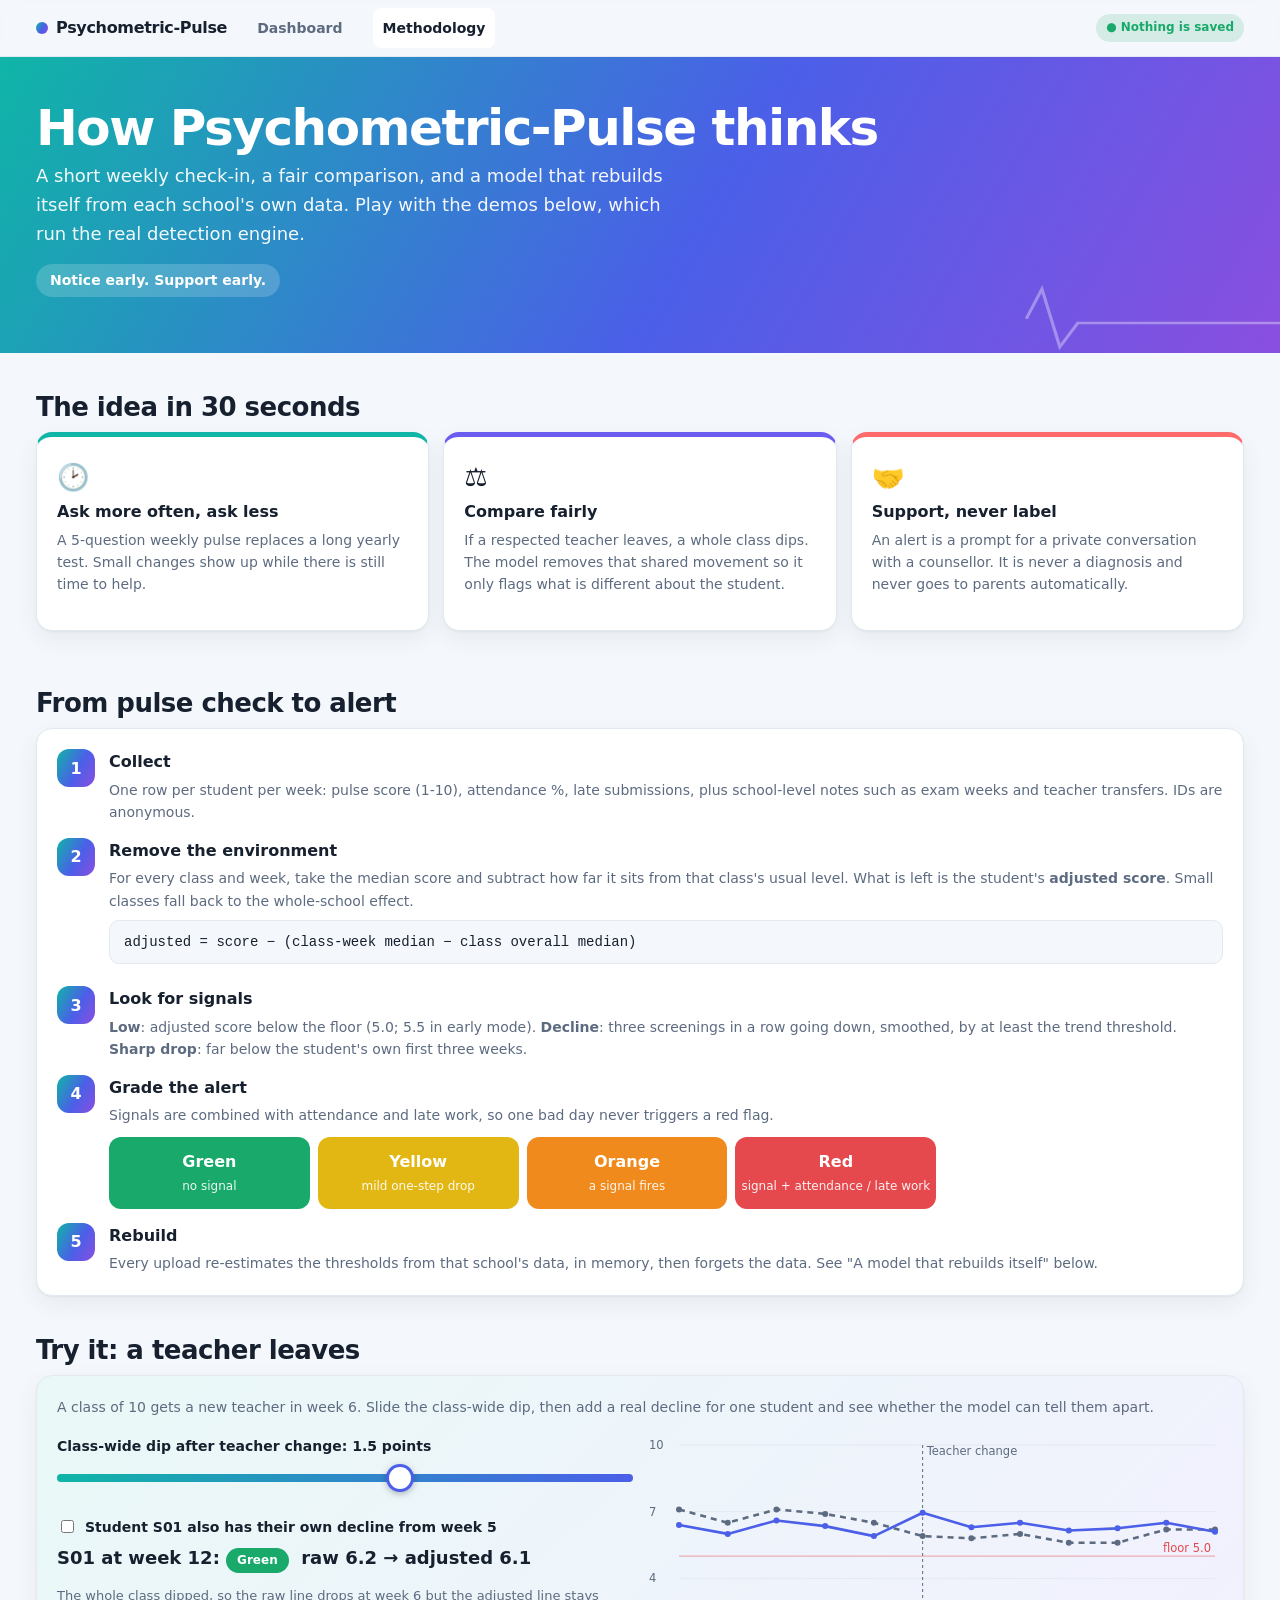
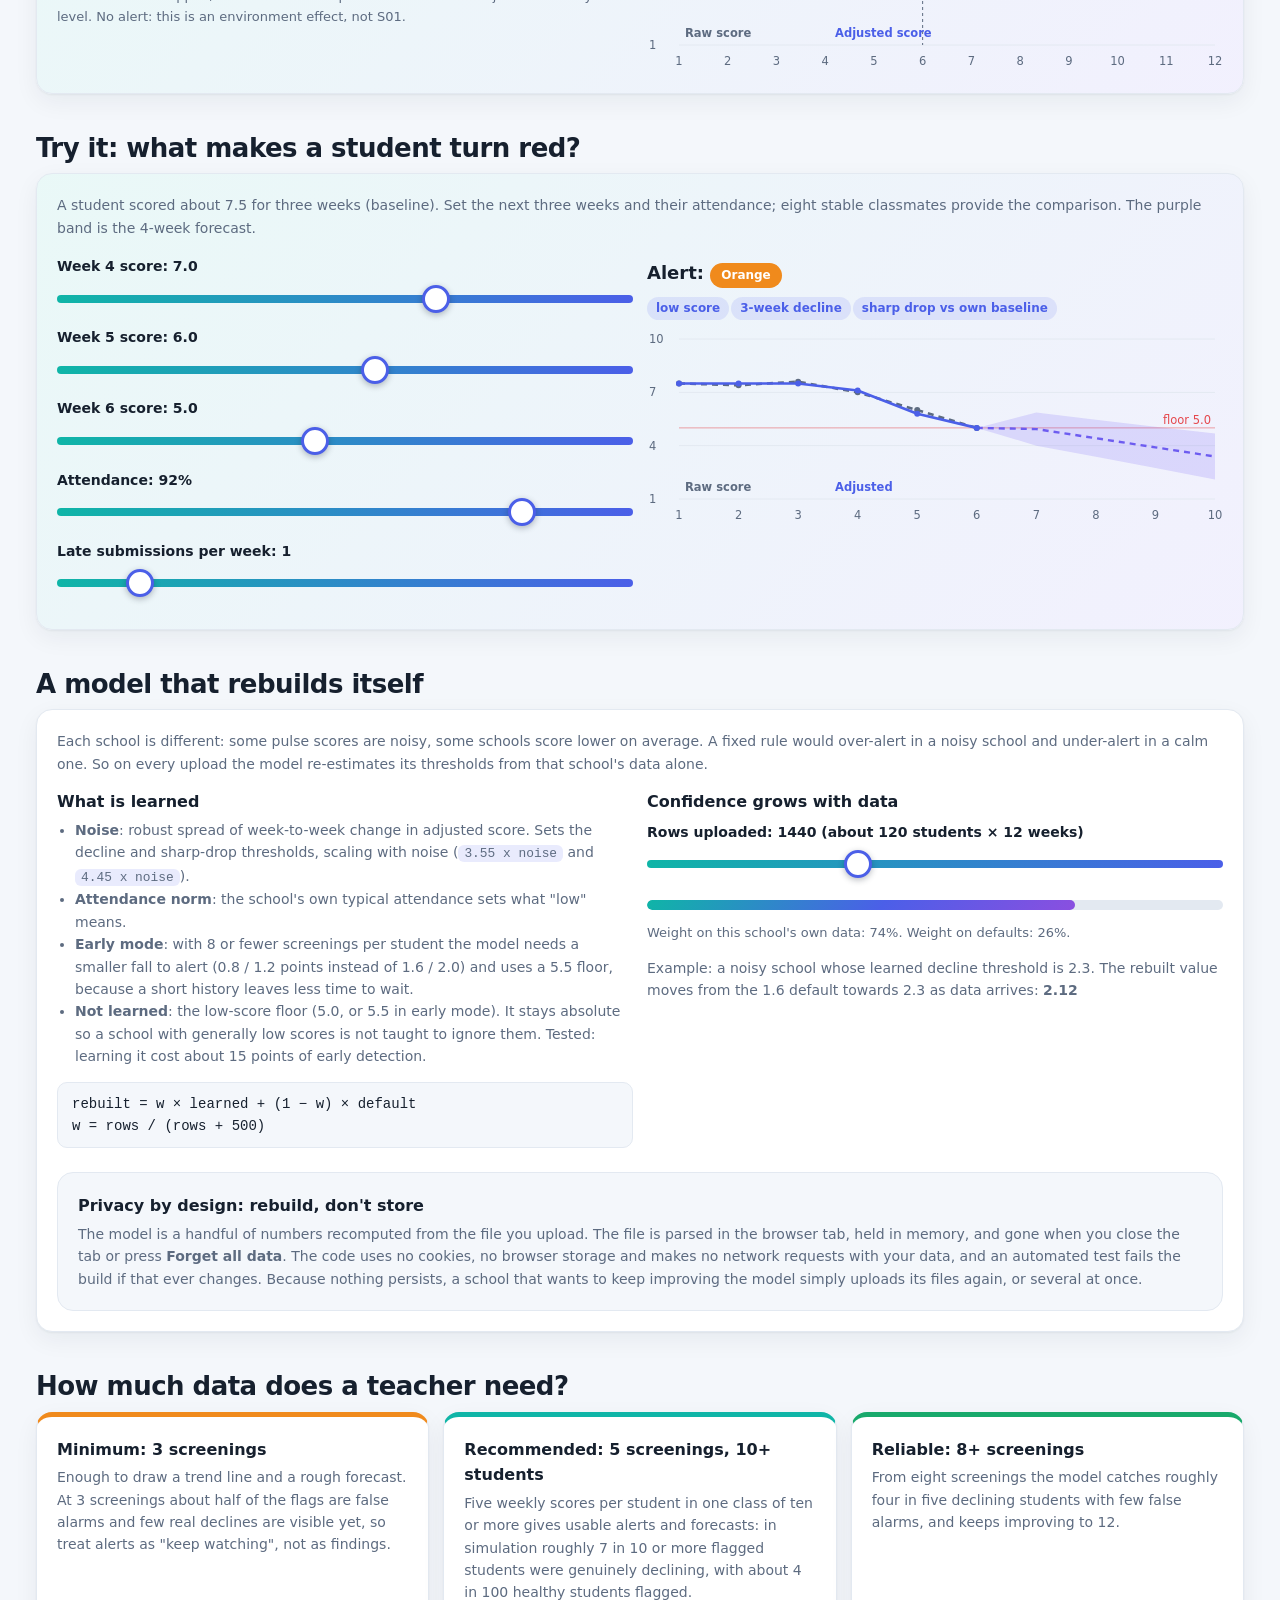
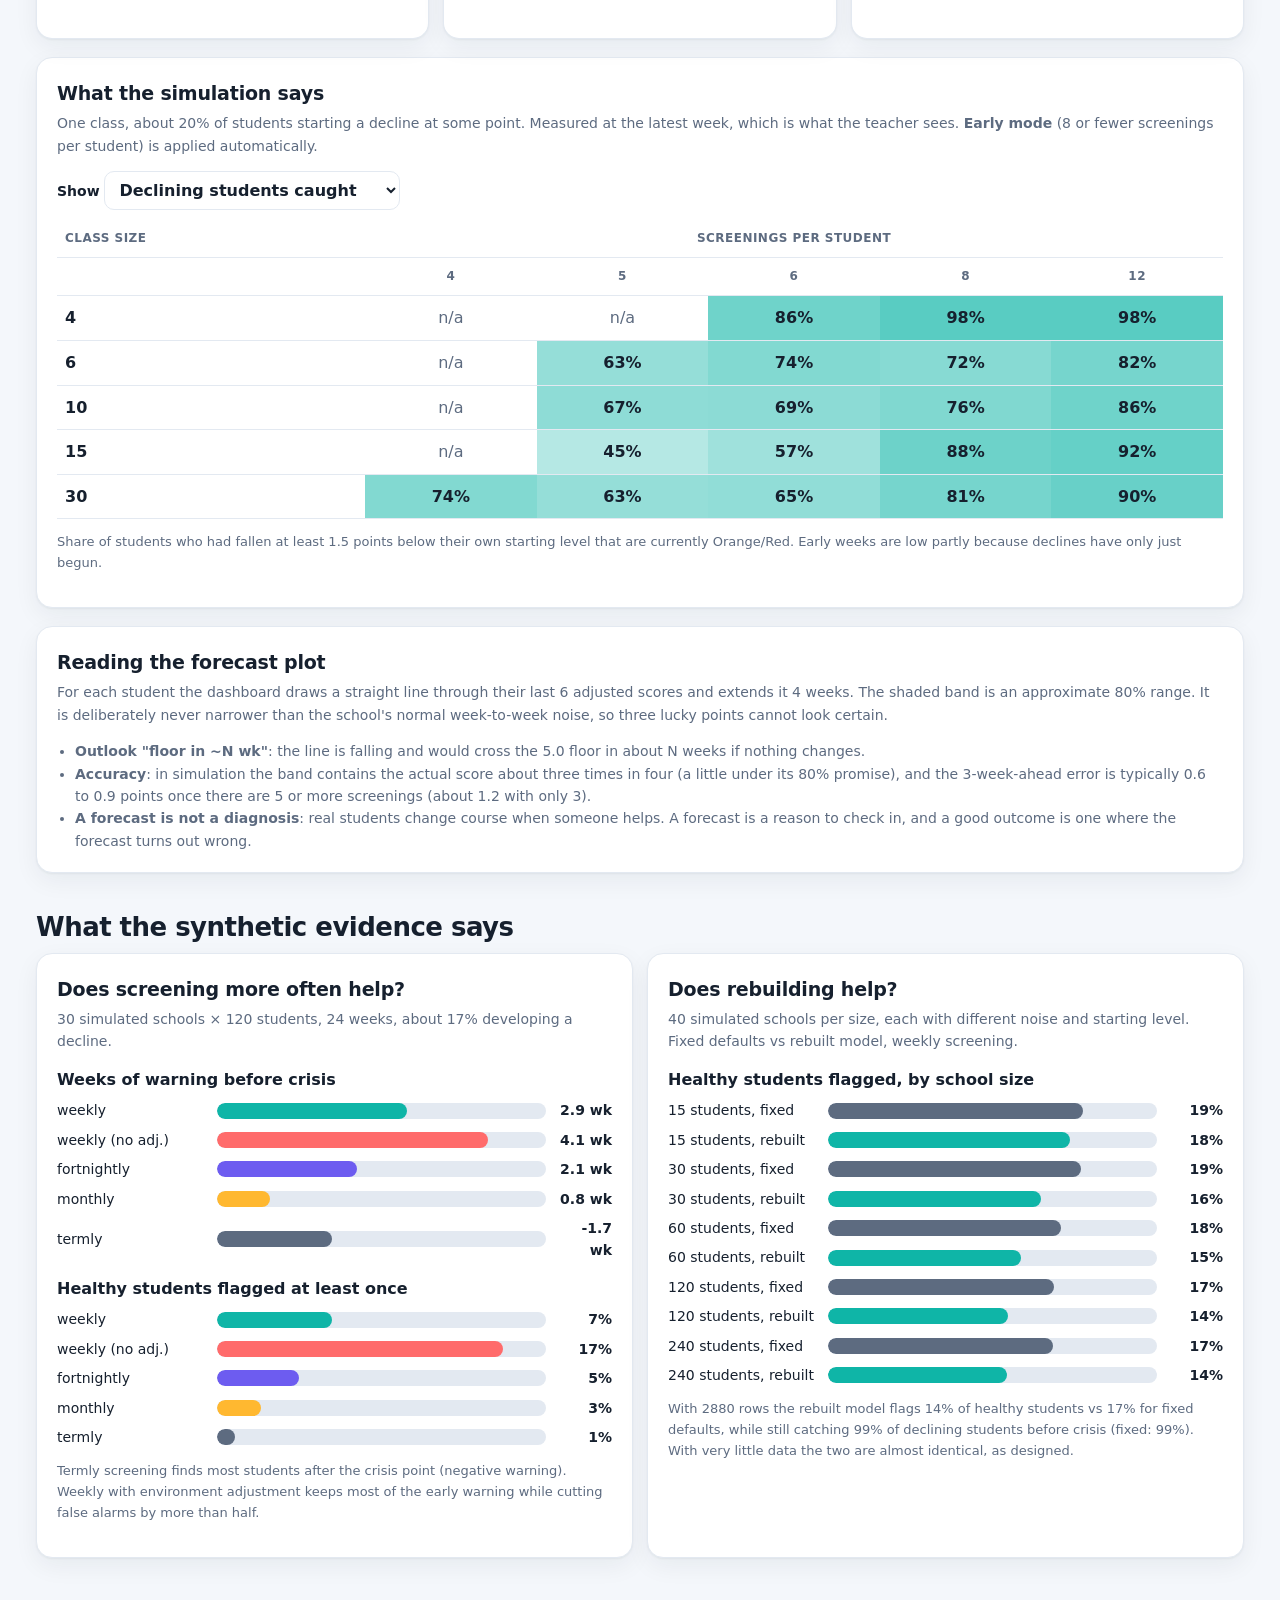
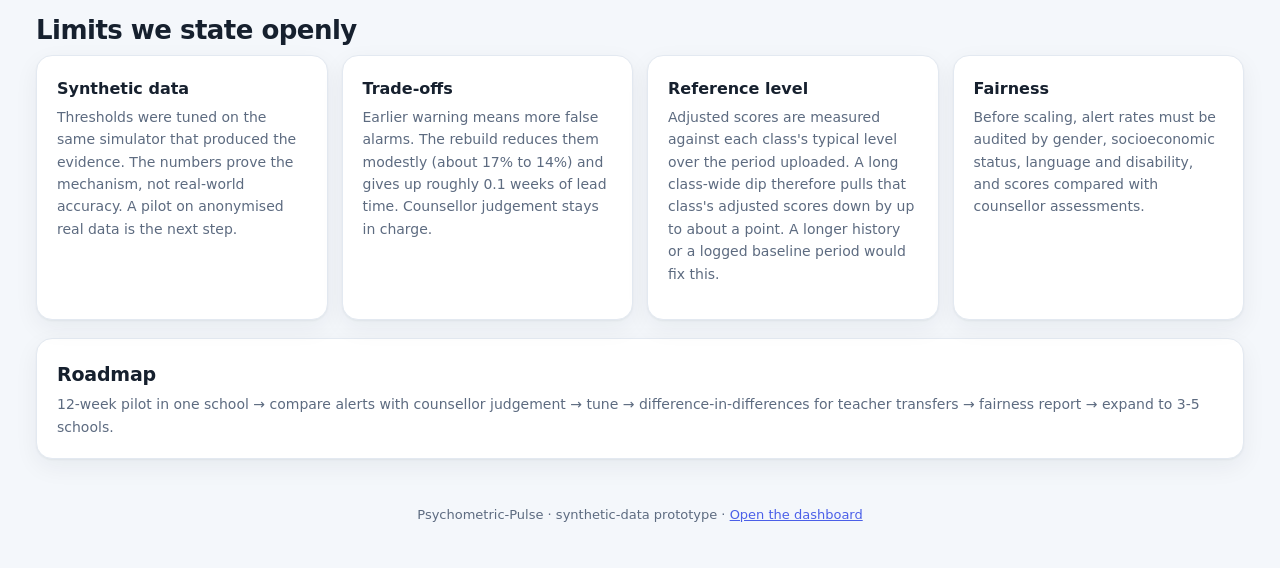
<file: web/methodology.html>
<!doctype html>
<html lang="en">
<head>
<meta charset="utf-8">
<meta name="viewport" content="width=device-width,initial-scale=1,viewport-fit=cover">
<meta name="theme-color" content="#4b5fe8">
<title>Psychometric-Pulse Methodology</title>
<link rel="stylesheet" href="style.css">
<style>
.step{display:flex;gap:14px;align-items:flex-start}
.step .n{flex:none;width:38px;height:38px;border-radius:12px;background:var(--grad);color:#fff;display:grid;place-items:center;font-weight:800}
.idea{border-top:5px solid var(--c)}
.idea .ic{font-size:26px}
.bar{display:grid;grid-template-columns:150px 1fr 56px;gap:10px;align-items:center;margin:7px 0;font-size:14px}
.bar .track{height:16px;background:var(--line);border-radius:99px;overflow:hidden}
.bar .track i{display:block;height:100%;border-radius:99px;transition:width .6s}
.bar b{text-align:right}
.demo{background:linear-gradient(135deg,color-mix(in srgb,var(--teal) 9%,var(--card)),color-mix(in srgb,var(--violet) 9%,var(--card)))}
.out{font-size:18px;font-weight:700;margin:6px 0}
.ladder{display:grid;grid-template-columns:repeat(4,1fr);gap:8px;text-align:center}
.ladder div{padding:12px 6px;border-radius:12px;color:#fff;font-weight:700}
.ladder small{display:block;font-weight:500;opacity:.92;font-size:12px;margin-top:3px}
code{background:color-mix(in srgb,var(--accent) 12%,transparent);padding:1px 6px;border-radius:6px;font-size:.92em}
.formula{font-family:ui-monospace,Menlo,monospace;background:var(--bg);border:1px solid var(--line);border-radius:10px;padding:10px 14px;font-size:14px;overflow-x:auto;margin:8px 0}
h2.big{font-size:26px;letter-spacing:-.02em;margin:34px 0 4px}
@media(max-width:560px){.bar{grid-template-columns:96px 1fr 48px}.ladder{grid-template-columns:repeat(2,1fr)}}
</style>
</head>
<body>
<nav><div class="wrap">
  <a class="brand" href="index.html"><i></i>Psychometric-Pulse</a>
  <a class="l" href="index.html">Dashboard</a>
  <a class="l on" href="methodology.html">Methodology</a>
  <span class="sp"></span><span class="pill">&#9679; Nothing is saved</span>
</div></nav>

<header class="hero"><div class="wrap">
  <h1>How Psychometric-Pulse thinks</h1>
  <p>A short weekly check-in, a fair comparison, and a model that rebuilds itself from each school's own data. Play with the demos below, which run the real detection engine.</p>
  <span class="tag">Notice early. Support early.</span>
</div></header>

<main class="wrap">

<h2 class="big">The idea in 30 seconds</h2>
<div class="grid g3">
  <div class="card idea" style="--c:var(--teal)"><div class="ic">&#128337;</div><h3>Ask more often, ask less</h3><p class="sub">A 5-question weekly pulse replaces a long yearly test. Small changes show up while there is still time to help.</p></div>
  <div class="card idea" style="--c:var(--violet)"><div class="ic">&#9878;&#65039;</div><h3>Compare fairly</h3><p class="sub">If a respected teacher leaves, a whole class dips. The model removes that shared movement so it only flags what is different about the student.</p></div>
  <div class="card idea" style="--c:var(--coral)"><div class="ic">&#129309;</div><h3>Support, never label</h3><p class="sub">An alert is a prompt for a private conversation with a counsellor. It is never a diagnosis and never goes to parents automatically.</p></div>
</div>

<h2 class="big">From pulse check to alert</h2>
<div class="card">
  <div class="grid">
    <div class="step"><span class="n">1</span><div><h3>Collect</h3><p class="sub" style="margin:0">One row per student per week: pulse score (1-10), attendance %, late submissions, plus school-level notes such as exam weeks and teacher transfers. IDs are anonymous.</p></div></div>
    <div class="step"><span class="n">2</span><div><h3>Remove the environment</h3><p class="sub" style="margin:0">For every class and week, take the median score and subtract how far it sits from that class's usual level. What is left is the student's <b>adjusted score</b>. Small classes fall back to the whole-school effect.</p><div class="formula">adjusted = score &minus; (class-week median &minus; class overall median)</div></div></div>
    <div class="step"><span class="n">3</span><div><h3>Look for signals</h3><p class="sub" style="margin:0"><b>Low</b>: adjusted score below the floor (5.0; 5.5 in early mode). <b>Decline</b>: three screenings in a row going down, smoothed, by at least the trend threshold. <b>Sharp drop</b>: far below the student's own first three weeks.</p></div></div>
    <div class="step"><span class="n">4</span><div><h3>Grade the alert</h3><p class="sub" style="margin:0">Signals are combined with attendance and late work, so one bad day never triggers a red flag.</p>
      <div class="ladder" style="margin-top:10px">
        <div style="background:var(--green)">Green<small>no signal</small></div>
        <div style="background:var(--yellow)">Yellow<small>mild one-step drop</small></div>
        <div style="background:var(--orange)">Orange<small>a signal fires</small></div>
        <div style="background:var(--red)">Red<small>signal + attendance / late work</small></div>
      </div></div></div>
    <div class="step"><span class="n">5</span><div><h3>Rebuild</h3><p class="sub" style="margin:0">Every upload re-estimates the thresholds from that school's data, in memory, then forgets the data. See "A model that rebuilds itself" below.</p></div></div>
  </div>
</div>

<h2 class="big">Try it: a teacher leaves</h2>
<div class="card demo">
  <p class="sub">A class of 10 gets a new teacher in week 6. Slide the class-wide dip, then add a real decline for one student and see whether the model can tell them apart.</p>
  <div class="grid g2">
    <div>
      <label>Class-wide dip after teacher change: <b id="aDipV">1.5</b> points</label>
      <input type="range" id="aDip" min="0" max="2.5" step="0.1" value="1.5">
      <label style="display:flex;gap:8px;align-items:center;margin-top:12px"><input type="checkbox" id="aSelf"> Student S01 also has their own decline from week 5</label>
      <div class="out" id="aOut"></div>
      <p class="note" id="aWhy"></p>
    </div>
    <svg id="aChart" viewBox="0 0 520 240" role="img" aria-label="Raw versus adjusted score for student S01"></svg>
  </div>
</div>

<h2 class="big">Try it: what makes a student turn red?</h2>
<div class="card demo">
  <p class="sub">A student scored about 7.5 for three weeks (baseline). Set the next three weeks and their attendance; eight stable classmates provide the comparison. The purple band is the 4-week forecast.</p>
  <div class="grid g2">
    <div>
      <label>Week 4 score: <b id="bw4V">7.0</b></label><input type="range" id="bw4" min="1" max="10" step="0.1" value="7.0">
      <label>Week 5 score: <b id="bw5V">6.0</b></label><input type="range" id="bw5" min="1" max="10" step="0.1" value="6.0">
      <label>Week 6 score: <b id="bw6V">5.0</b></label><input type="range" id="bw6" min="1" max="10" step="0.1" value="5.0">
      <label>Attendance: <b id="batV">92</b>%</label><input type="range" id="bat" min="55" max="100" step="1" value="92">
      <label>Late submissions per week: <b id="blV">1</b></label><input type="range" id="bl" min="0" max="8" step="1" value="1">
    </div>
    <div>
      <div class="out" id="bOut"></div><div id="bWhy" style="margin:6px 0"></div>
      <svg id="bChart" viewBox="0 0 520 200" role="img" aria-label="Student scores over six weeks"></svg>
    </div>
  </div>
</div>

<h2 class="big">A model that rebuilds itself</h2>
<div class="card">
  <p class="sub">Each school is different: some pulse scores are noisy, some schools score lower on average. A fixed rule would over-alert in a noisy school and under-alert in a calm one. So on every upload the model re-estimates its thresholds from that school's data alone.</p>
  <div class="grid g2">
    <div>
      <h3>What is learned</h3>
      <ul class="sub" style="padding-left:18px">
        <li><b>Noise</b>: robust spread of week-to-week change in adjusted score. Sets the decline and sharp-drop thresholds, scaling with noise (<code>3.55 x noise</code> and <code>4.45 x noise</code>).</li>
        <li><b>Attendance norm</b>: the school's own typical attendance sets what "low" means.</li>
        <li><b>Early mode</b>: with 8 or fewer screenings per student the model needs a smaller fall to alert (0.8 / 1.2 points instead of 1.6 / 2.0) and uses a 5.5 floor, because a short history leaves less time to wait.</li>
        <li><b>Not learned</b>: the low-score floor (5.0, or 5.5 in early mode). It stays absolute so a school with generally low scores is not taught to ignore them. Tested: learning it cost about 15 points of early detection.</li>
      </ul>
      <div class="formula">rebuilt = w &times; learned + (1 &minus; w) &times; default<br>w = rows / (rows + 500)</div>
    </div>
    <div>
      <h3>Confidence grows with data</h3>
      <label>Rows uploaded: <b id="cRowsV">1440</b> (about <span id="cStu">120</span> students &times; 12 weeks)</label>
      <input type="range" id="cRows" min="0" max="4000" step="20" value="1440">
      <div class="meter" style="margin:10px 0 4px"><i id="cMeter" style="width:0"></i></div>
      <p class="note" id="cNote"></p>
      <p class="sub" style="margin-bottom:0">Example: a noisy school whose learned decline threshold is 2.3. The rebuilt value moves from the 1.6 default towards 2.3 as data arrives: <b id="cVal"></b></p>
    </div>
  </div>
  <div class="card" style="margin:16px 0 0;background:var(--bg);box-shadow:none">
    <h3>Privacy by design: rebuild, don't store</h3>
    <p class="sub" style="margin:0">The model is a handful of numbers recomputed from the file you upload. The file is parsed in the browser tab, held in memory, and gone when you close the tab or press <b>Forget all data</b>. The code uses no cookies, no browser storage and makes no network requests with your data, and an automated test fails the build if that ever changes. Because nothing persists, a school that wants to keep improving the model simply uploads its files again, or several at once.</p>
  </div>
</div>

<h2 class="big">How much data does a teacher need?</h2>
<div class="grid g3">
  <div class="card idea" style="--c:var(--orange)"><h3>Minimum: 3 screenings</h3><p class="sub">Enough to draw a trend line and a rough forecast. At 3 screenings about half of the flags are false alarms and few real declines are visible yet, so treat alerts as "keep watching", not as findings.</p></div>
  <div class="card idea" style="--c:var(--teal)"><h3>Recommended: 5 screenings, 10+ students</h3><p class="sub">Five weekly scores per student in one class of ten or more gives usable alerts and forecasts: in simulation roughly 7 in 10 or more flagged students were genuinely declining, with about 4 in 100 healthy students flagged.</p></div>
  <div class="card idea" style="--c:var(--green)"><h3>Reliable: 8+ screenings</h3><p class="sub">From eight screenings the model catches roughly four in five declining students with few false alarms, and keeps improving to 12.</p></div>
</div>
<div class="card">
  <h2>What the simulation says</h2>
  <p class="sub">One class, about 20% of students starting a decline at some point. Measured at the latest week, which is what the teacher sees. <b>Early mode</b> (8 or fewer screenings per student) is applied automatically.</p>
  <label>Show <select id="mMetric"><option value="sensitivity">Declining students caught</option><option value="false_alarm">Healthy students flagged</option><option value="precision">Flags that are real concerns</option><option value="band_coverage">Forecast band hit rate</option></select></label>
  <div class="tbl" style="margin-top:10px"><table id="mTable"></table></div>
  <p class="note" id="mNote"></p>
</div>
<div class="card">
  <h2>Reading the forecast plot</h2>
  <p class="sub">For each student the dashboard draws a straight line through their last 6 adjusted scores and extends it 4 weeks. The shaded band is an approximate 80% range. It is deliberately never narrower than the school's normal week-to-week noise, so three lucky points cannot look certain.</p>
  <ul class="sub" style="padding-left:18px;margin-bottom:0">
    <li><b>Outlook "floor in ~N wk"</b>: the line is falling and would cross the 5.0 floor in about N weeks if nothing changes.</li>
    <li><b>Accuracy</b>: in simulation the band contains the actual score about three times in four (a little under its 80% promise), and the 3-week-ahead error is typically 0.6 to 0.9 points once there are 5 or more screenings (about 1.2 with only 3).</li>
    <li><b>A forecast is not a diagnosis</b>: real students change course when someone helps. A forecast is a reason to check in, and a good outcome is one where the forecast turns out wrong.</li>
  </ul>
</div>

<h2 class="big">What the synthetic evidence says</h2>
<div class="grid g2">
  <div class="card">
    <h2>Does screening more often help?</h2>
    <p class="sub">30 simulated schools &times; 120 students, 24 weeks, about 17% developing a decline.</p>
    <h3 style="margin-top:14px">Weeks of warning before crisis</h3><div id="fLead"></div>
    <h3 style="margin-top:14px">Healthy students flagged at least once</h3><div id="fFa"></div>
    <p class="note">Termly screening finds most students after the crisis point (negative warning). Weekly with environment adjustment keeps most of the early warning while cutting false alarms by more than half.</p>
  </div>
  <div class="card">
    <h2>Does rebuilding help?</h2>
    <p class="sub">40 simulated schools per size, each with different noise and starting level. Fixed defaults vs rebuilt model, weekly screening.</p>
    <h3 style="margin-top:14px">Healthy students flagged, by school size</h3><div id="rFa"></div>
    <p class="note" id="rNote"></p>
  </div>
</div>

<h2 class="big">Limits we state openly</h2>
<div class="grid g3">
  <div class="card"><h3>Synthetic data</h3><p class="sub">Thresholds were tuned on the same simulator that produced the evidence. The numbers prove the mechanism, not real-world accuracy. A pilot on anonymised real data is the next step.</p></div>
  <div class="card"><h3>Trade-offs</h3><p class="sub">Earlier warning means more false alarms. The rebuild reduces them modestly (about 17% to 14%) and gives up roughly 0.1 weeks of lead time. Counsellor judgement stays in charge.</p></div>
  <div class="card"><h3>Reference level</h3><p class="sub">Adjusted scores are measured against each class's typical level over the period uploaded. A long class-wide dip therefore pulls that class's adjusted scores down by up to about a point. A longer history or a logged baseline period would fix this.</p></div>
  <div class="card"><h3>Fairness</h3><p class="sub">Before scaling, alert rates must be audited by gender, socioeconomic status, language and disability, and scores compared with counsellor assessments.</p></div>
</div>
<div class="card"><h2>Roadmap</h2><p class="sub" style="margin:0">12-week pilot in one school &rarr; compare alerts with counsellor judgement &rarr; tune &rarr; difference-in-differences for teacher transfers &rarr; fairness report &rarr; expand to 3-5 schools.</p></div>
</main>
<footer>Psychometric-Pulse &middot; synthetic-data prototype &middot; <a href="index.html">Open the dashboard</a></footer>

<script src="ecg.js"></script>
<script src="detect.js"></script>
<script src="evaluation.js"></script>
<script src="methodology.js"></script>
</body>
</html>
</file>
<file: web/style.css>
:root{
  --bg:#f4f7fb;--card:#fff;--ink:#16202e;--mute:#5d6b80;--line:#e3e9f1;
  --teal:#0fb5a7;--violet:#6d5cf0;--coral:#ff6b6b;--sun:#ffb830;
  --red:#e5484d;--orange:#f08a1c;--yellow:#e2b714;--green:#18a96b;--accent:#4b5fe8;
  --grad:linear-gradient(120deg,#0fb5a7 0%,#4b5fe8 55%,#8a4fe0 100%);
  --shadow:0 1px 2px rgba(22,32,46,.05),0 8px 24px rgba(22,32,46,.06);
}
@media(prefers-color-scheme:dark){:root{
  --bg:#0d1220;--card:#151c2e;--ink:#e9eefb;--mute:#9aa8c2;--line:#26314a;--accent:#8a9bff;--shadow:0 8px 28px rgba(0,0,0,.35)}}
*{box-sizing:border-box}
html{scroll-behavior:smooth}
body{margin:0;background:var(--bg);color:var(--ink);font:16px/1.6 "Inter",system-ui,-apple-system,"Segoe UI",sans-serif}
a{color:var(--accent)}
.wrap{max-width:1100px;margin:0 auto;padding:0 16px}
nav{position:sticky;top:0;z-index:10;backdrop-filter:blur(10px);background:color-mix(in srgb,var(--bg) 82%,transparent);border-bottom:1px solid var(--line)}
nav .wrap{display:flex;align-items:center;gap:20px;height:56px}
nav .brand{font-weight:800;letter-spacing:-.02em;text-decoration:none;color:var(--ink);display:flex;align-items:center;gap:8px}
nav .brand i{width:12px;height:12px;border-radius:50%;background:var(--grad);animation:beat 1.6s infinite}
nav a.l{min-height:40px;display:inline-flex;align-items:center;color:var(--mute);text-decoration:none;font-weight:600;font-size:14px;padding:6px 10px;border-radius:8px}
nav a.l:hover,nav a.l.on{color:var(--ink);background:var(--card)}
nav .sp{flex:1}
.hero{background:var(--grad);color:#fff;position:relative;overflow:hidden}
.hero .wrap{padding:44px 16px 56px;position:relative}
.hero h1{margin:0 0 6px;font-size:clamp(30px,5vw,50px);line-height:1.1;letter-spacing:-.03em}
.hero p{margin:0;max-width:640px;font-size:18px;opacity:.95}
.hero .tag{display:inline-block;margin-top:16px;background:rgba(255,255,255,.18);padding:5px 14px;border-radius:99px;font-weight:600;font-size:14px}
.ecg{position:absolute;left:0;right:0;bottom:0;height:70px;opacity:.35}
.ecg path{fill:none;stroke:#fff;stroke-width:2.5;stroke-dasharray:900;stroke-dashoffset:900;animation:draw 4s linear infinite}
@keyframes draw{to{stroke-dashoffset:-900}}
@keyframes beat{0%,100%{transform:scale(1)}15%{transform:scale(1.5)}30%{transform:scale(1)}45%{transform:scale(1.3)}}
.card{background:var(--card);border:1px solid var(--line);border-radius:16px;padding:20px;box-shadow:var(--shadow);margin-bottom:18px}
.card h2{margin:0 0 4px;font-size:19px;letter-spacing:-.01em}
.card h3{margin:0 0 4px;font-size:16px}
.sub{color:var(--mute);margin:0 0 14px;font-size:14px}
.note{color:var(--mute);font-size:13px}.err{color:var(--red);font-weight:600}
.row{display:flex;gap:12px;flex-wrap:wrap;align-items:center}
button,.btn{background:var(--accent);color:#fff;border:0;border-radius:10px;padding:9px 16px;font:inherit;font-weight:600;font-size:14px;cursor:pointer;transition:transform .15s,box-shadow .15s;text-decoration:none;display:inline-block}
button:hover,.btn:hover{transform:translateY(-1px);box-shadow:0 6px 16px rgba(75,95,232,.35)}
button.alt{background:transparent;color:var(--accent);border:1.5px solid var(--accent)}
button.alt:hover{box-shadow:none;background:color-mix(in srgb,var(--accent) 10%,transparent)}
button:focus-visible,a:focus-visible,input:focus-visible,select:focus-visible{outline:3px solid var(--sun);outline-offset:2px}
.drop{border:2px dashed var(--line);border-radius:14px;padding:22px;text-align:center;transition:.2s;background:color-mix(in srgb,var(--accent) 3%,var(--card))}
.drop.over{border-color:var(--teal);background:color-mix(in srgb,var(--teal) 10%,var(--card));transform:scale(1.01)}
.grid{display:grid;gap:14px}
.g3{grid-template-columns:repeat(auto-fit,minmax(240px,1fr))}
.g2{grid-template-columns:repeat(auto-fit,minmax(320px,1fr))}
.tiles{display:grid;grid-template-columns:repeat(auto-fit,minmax(140px,1fr));gap:12px}
.tile{border-radius:14px;padding:12px 14px;background:var(--card);border:1px solid var(--line);border-top:5px solid var(--c,var(--line));transition:transform .2s}
.tile:hover{transform:translateY(-3px)}
.tile b{display:block;font-size:32px;line-height:1.1;letter-spacing:-.02em}
.tile small{color:var(--mute);font-weight:600}
table{width:100%;border-collapse:collapse}
th,td{text-align:left;padding:9px 8px;border-bottom:1px solid var(--line)}
th{color:var(--mute);font-weight:600;font-size:12px;text-transform:uppercase;letter-spacing:.04em}
tr.click{cursor:pointer}tr.click:hover{background:color-mix(in srgb,var(--accent) 7%,transparent)}
.tbl{overflow-x:auto}
.badge{padding:3px 11px;border-radius:99px;font-size:12px;font-weight:700;color:#fff;display:inline-block}
.chip{display:inline-block;padding:2px 9px;border-radius:99px;font-size:12px;background:color-mix(in srgb,var(--accent) 12%,transparent);color:var(--accent);font-weight:600;margin:1px 2px 1px 0}
.chip.env{background:color-mix(in srgb,var(--teal) 15%,transparent);color:var(--teal)}
svg{width:100%;height:auto;display:block}
select,input[type=range]{font:inherit}
input[type=range]{accent-color:var(--accent);width:100%}
label{font-size:14px;font-weight:600}
.meter{height:10px;border-radius:99px;background:var(--line);overflow:hidden}
.meter i{display:block;height:100%;background:var(--grad);border-radius:99px;transition:width .5s}
.pill{display:inline-flex;align-items:center;gap:6px;background:color-mix(in srgb,var(--green) 14%,transparent);color:var(--green);font-weight:700;font-size:12px;padding:4px 10px;border-radius:99px}
.fade{animation:up .5s both}
@keyframes up{from{opacity:0;transform:translateY(10px)}to{opacity:1;transform:none}}
footer{color:var(--mute);font-size:13px;padding:28px 0 44px;text-align:center}
@media(prefers-reduced-motion:reduce){*{animation:none!important;transition:none!important}.ecg path{stroke-dashoffset:0}}

textarea{width:100%;font:14px/1.5 ui-monospace,Menlo,monospace;background:var(--bg);color:var(--ink);border:1.5px solid var(--line);border-radius:10px;padding:10px;resize:vertical}
textarea:focus-visible{outline:3px solid var(--sun);outline-offset:2px}
.tier{display:inline-block;padding:4px 14px;border-radius:99px;color:#fff;font-weight:800;font-size:13px}
.steps{display:flex;gap:6px;margin:10px 0}
.steps i{flex:1;height:8px;border-radius:99px;background:var(--line)}
.steps i.on{background:var(--grad)}

/* tabs, entry form, templates */
.tabbar{align-items:flex-end;border-bottom:2px solid var(--line);padding-bottom:0;margin-bottom:14px}
.tabbar .sp{flex:1}.tabs{display:flex;gap:4px}
.tabs button{background:transparent;color:var(--mute);border-radius:12px 12px 0 0;border:0;border-bottom:4px solid transparent;padding:10px 18px;font-size:15px}
.tabs button:hover{transform:none;box-shadow:none;color:var(--ink)}
.tabs button[aria-selected=true]{color:var(--ink);border-bottom-color:var(--accent)}
.tabbar button.alt{margin-bottom:8px}
.formrow{display:flex;gap:16px;flex-wrap:wrap;align-items:flex-end;margin:6px 0 14px}
.formrow label{display:flex;flex-direction:column;gap:4px;font-size:13px;color:var(--mute)}
.formrow label.chk{flex-direction:row;align-items:center;gap:8px;font-size:14px;color:var(--ink);padding-bottom:8px}
input[type=text],input[type=number],input:not([type]),select{font:inherit;font-size:16px;color:var(--ink);background:var(--card);border:1.5px solid var(--line);border-radius:10px;padding:8px 10px}
.gridwrap{border:1.5px solid var(--line);border-radius:14px;max-height:430px;overflow:auto}
#grid{border-collapse:separate;border-spacing:0}
#grid th{position:sticky;top:0;background:var(--card);z-index:1;text-align:center;font-size:12px;border-bottom:2px solid var(--line)}
#grid td{padding:4px 5px;border-bottom:1px solid var(--line)}
#grid td.n{color:var(--mute);font-size:12px;text-align:center;width:34px}
#grid input{width:72px;text-align:center;padding:7px 4px}
#grid input.id{width:130px;text-align:left;padding-left:10px}
#grid input.bad{border-color:var(--red);background:color-mix(in srgb,var(--red) 10%,var(--card))}
#grid button.x{background:transparent;color:var(--mute);padding:4px 10px;font-size:18px;border-radius:8px}
#grid button.x:hover{color:var(--red);box-shadow:none;transform:none}
.step3{position:relative;padding:4px 4px 4px 0}
.step3 .n{display:inline-grid;place-items:center;width:30px;height:30px;border-radius:10px;background:var(--grad);color:#fff;font-weight:800;margin-bottom:6px}
.stack{display:flex;flex-direction:column;gap:8px;align-items:flex-start}
.btn.alt{background:transparent;color:var(--accent);border:1.5px solid var(--accent)}

/* ====================== responsive ====================== */
html{-webkit-text-size-adjust:100%;text-size-adjust:100%}
.wrap{padding-left:max(16px,env(safe-area-inset-left));padding-right:max(16px,env(safe-area-inset-right))}
@media (min-width:1280px){.wrap{max-width:1240px}}
.g2{grid-template-columns:repeat(auto-fit,minmax(min(100%,320px),1fr))}
.g3{grid-template-columns:repeat(auto-fit,minmax(min(100%,240px),1fr))}
.tiles{grid-template-columns:repeat(auto-fit,minmax(min(100%,128px),1fr))}
.tbl{-webkit-overflow-scrolling:touch}
.formula{white-space:pre-wrap;overflow-wrap:anywhere}
/* sliders: big enough to grab on a phone */
input[type=range]{-webkit-appearance:none;appearance:none;height:36px;background:transparent;cursor:pointer;margin:2px 0}
input[type=range]::-webkit-slider-runnable-track{height:8px;border-radius:99px;background:linear-gradient(90deg,var(--teal),var(--accent))}
input[type=range]::-webkit-slider-thumb{-webkit-appearance:none;width:28px;height:28px;border-radius:50%;background:#fff;border:3px solid var(--accent);margin-top:-10px;box-shadow:0 2px 6px rgba(22,32,46,.3)}
input[type=range]::-moz-range-track{height:8px;border-radius:99px;background:linear-gradient(90deg,var(--teal),var(--accent))}
input[type=range]::-moz-range-thumb{width:22px;height:22px;border-radius:50%;background:#fff;border:3px solid var(--accent)}
/* entry grid: student ID stays visible while scrolling across weeks */
#grid th.idc,#grid td.idc{position:sticky;left:0;z-index:2;background:var(--card)}
#grid th.idc{z-index:3}
/* touch devices: 44px targets */
@media (pointer:coarse){
  button,.btn{min-height:44px}
  nav a.l{min-height:44px;display:inline-flex;align-items:center}
  #grid button.x{min-width:44px;min-height:44px}
  #grid input{min-height:42px}
  input[type=checkbox]{width:22px;height:22px}
  .formrow label.chk{min-height:44px}
}
/* phones and small tablets */
@media (max-width:640px){
  body{font-size:15px}
  nav{position:static}
  nav .wrap{height:auto;flex-wrap:wrap;gap:6px 8px;padding-top:8px;padding-bottom:8px}
  nav .brand{order:1;font-size:17px;white-space:nowrap}
  nav .sp{display:none}
  nav .pill{order:2;margin-left:auto;font-size:11px;padding:3px 9px;white-space:nowrap}
  nav a.l{order:3;flex:1 1 40%;justify-content:center;text-align:center;min-height:44px;display:inline-flex;align-items:center;background:color-mix(in srgb,var(--card) 60%,transparent);border:1px solid var(--line)}
  nav a.l.on{background:var(--card);box-shadow:var(--shadow)}
  .hero .wrap{padding:24px 16px 42px}
  .hero h1{font-size:clamp(27px,8.5vw,38px)}
  .hero p{font-size:15.5px}
  .hero .tag{font-size:13px;margin-top:12px}
  .hero p.hero-long{display:none}
  .hero .wrap{padding-bottom:36px}
  .card{padding:16px;border-radius:14px;margin-bottom:14px}
  .card h2{font-size:18px}
  h2.big{font-size:22px;margin-top:26px}
  .tile b{font-size:26px}
  /* tabs on their own full-width row, helper buttons below */
  .tabbar{flex-wrap:wrap;gap:8px;border-bottom:0;padding-bottom:0;align-items:stretch}
  .tabbar .sp{display:none}
  .tabs{flex:1 1 100%;border-bottom:2px solid var(--line)}
  .tabs button{flex:1;white-space:nowrap;padding:12px 8px;font-size:14.5px;text-align:center}
  .tabbar button.alt{flex:1 1 calc(50% - 4px);margin-bottom:0}
  .formrow{gap:12px}
  .formrow label{flex:1 1 calc(50% - 6px)}
  .formrow label:first-child{flex:1 1 100%}
  .formrow label.chk{flex:1 1 100%}
  .formrow input:not([type=checkbox]),.formrow select{width:100%}
  /* grid: compact cells, no row-number column */
  #grid td.n,#grid thead th:first-child{display:none}
  #grid th{white-space:nowrap;letter-spacing:0;padding:8px 2px;font-size:11px}
  #grid input{width:58px;padding:7px 2px}
  #grid input.id{width:96px}
  #grid td{padding:4px 3px}
  .actions .sp{display:none}
  .actions button{flex:1 1 calc(50% - 6px)}
  .actions #g_go{flex:1 1 100%;min-height:48px;font-size:16px}
  .step3 .stack .btn{width:100%;text-align:center}
  .stack{align-items:stretch}
  .drop{padding:18px 14px}
  /* tables become cards */
  table.stack thead{position:absolute;left:-9999px;width:1px;height:1px;overflow:hidden}
  table.stack,table.stack tbody,table.stack tr,table.stack td{display:block;width:100%}
  table.stack tr{border:1.5px solid var(--line);border-radius:14px;padding:6px 14px;margin:10px 0;background:var(--card)}
  table.stack td{display:flex;justify-content:space-between;align-items:flex-start;gap:14px;border:0;padding:6px 0;text-align:right}
  table.stack td::before{content:attr(data-label);flex:none;font-size:11px;font-weight:700;color:var(--mute);text-transform:uppercase;letter-spacing:.04em;text-align:left;padding-top:3px}
  table.stack td:first-child{font-size:16px}
  /* compact student cards: name + level on top, three figures in a row */
  table.students tr{display:grid;grid-template-columns:repeat(6,1fr);gap:6px 8px;padding:12px 14px}
  table.students td{display:block;text-align:left;padding:0;width:auto}
  table.students td::before{display:block;margin-bottom:2px;padding:0}
  table.students td[data-label=Student]{grid-area:1/1/2/4;font-size:18px}
  table.students td[data-label=Level]{grid-area:1/4/2/7;text-align:right}
  table.students td[data-label=Student]::before,table.students td[data-label=Level]::before{display:none}
  table.students td[data-label=Class]{grid-area:2/1/3/3}
  table.students td[data-label=Latest]{grid-area:2/3/3/5}
  table.students td[data-label=Adjusted]{grid-area:2/5/3/7}
  table.students td[data-label=Why]{grid-area:3/1/4/7}
  table.students td[data-label=Outlook]{grid-area:4/1/5/4}
  table.students td[data-label=Follow-up]{grid-area:4/4/5/7;text-align:right}
  #mTable td,#mTable th{padding:8px 3px;font-size:13px}
  .note,.sub{font-size:13.5px}
  footer{padding:20px 0 32px}
}
@media (max-width:380px){
  .tabs button{font-size:13.5px}
  .tile{padding:10px 12px}
}
@media (orientation:landscape) and (max-height:480px){
  nav{position:static}
  .hero .wrap{padding:18px 16px 34px}
}
</file>
